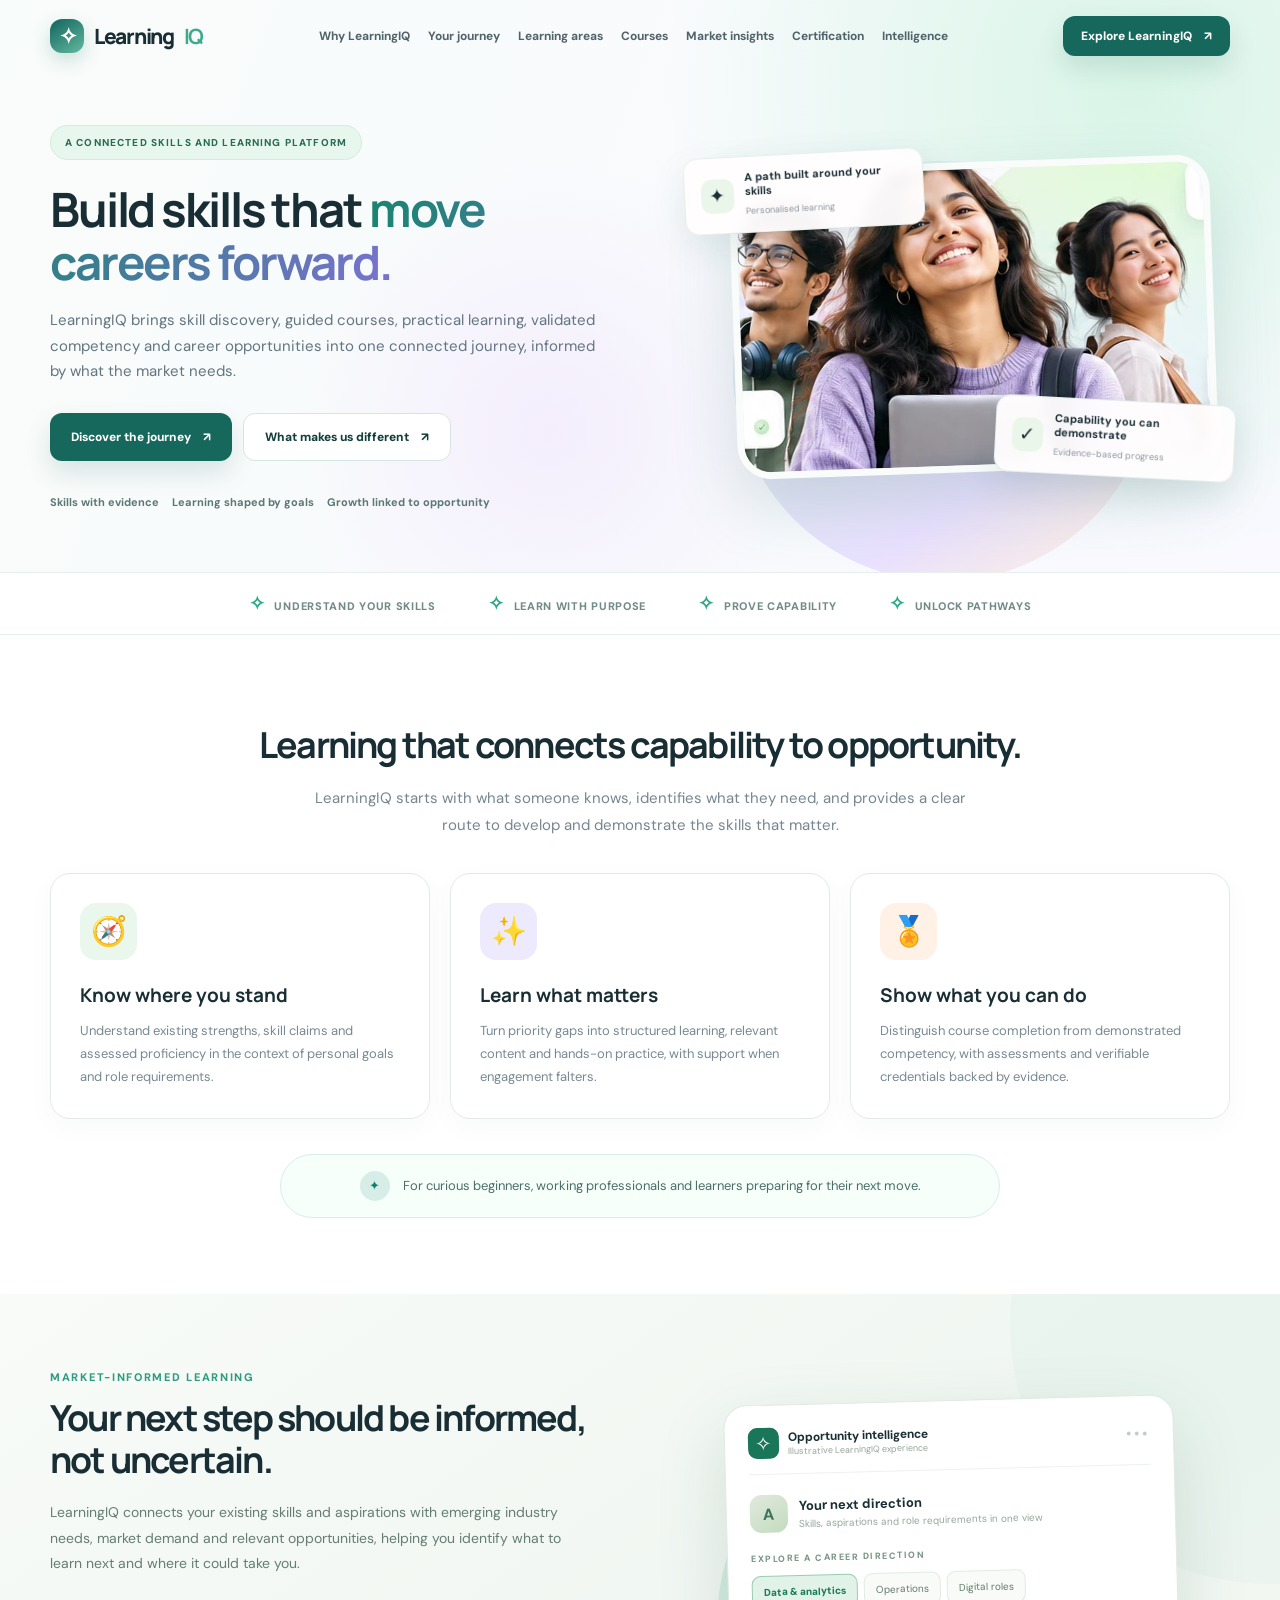
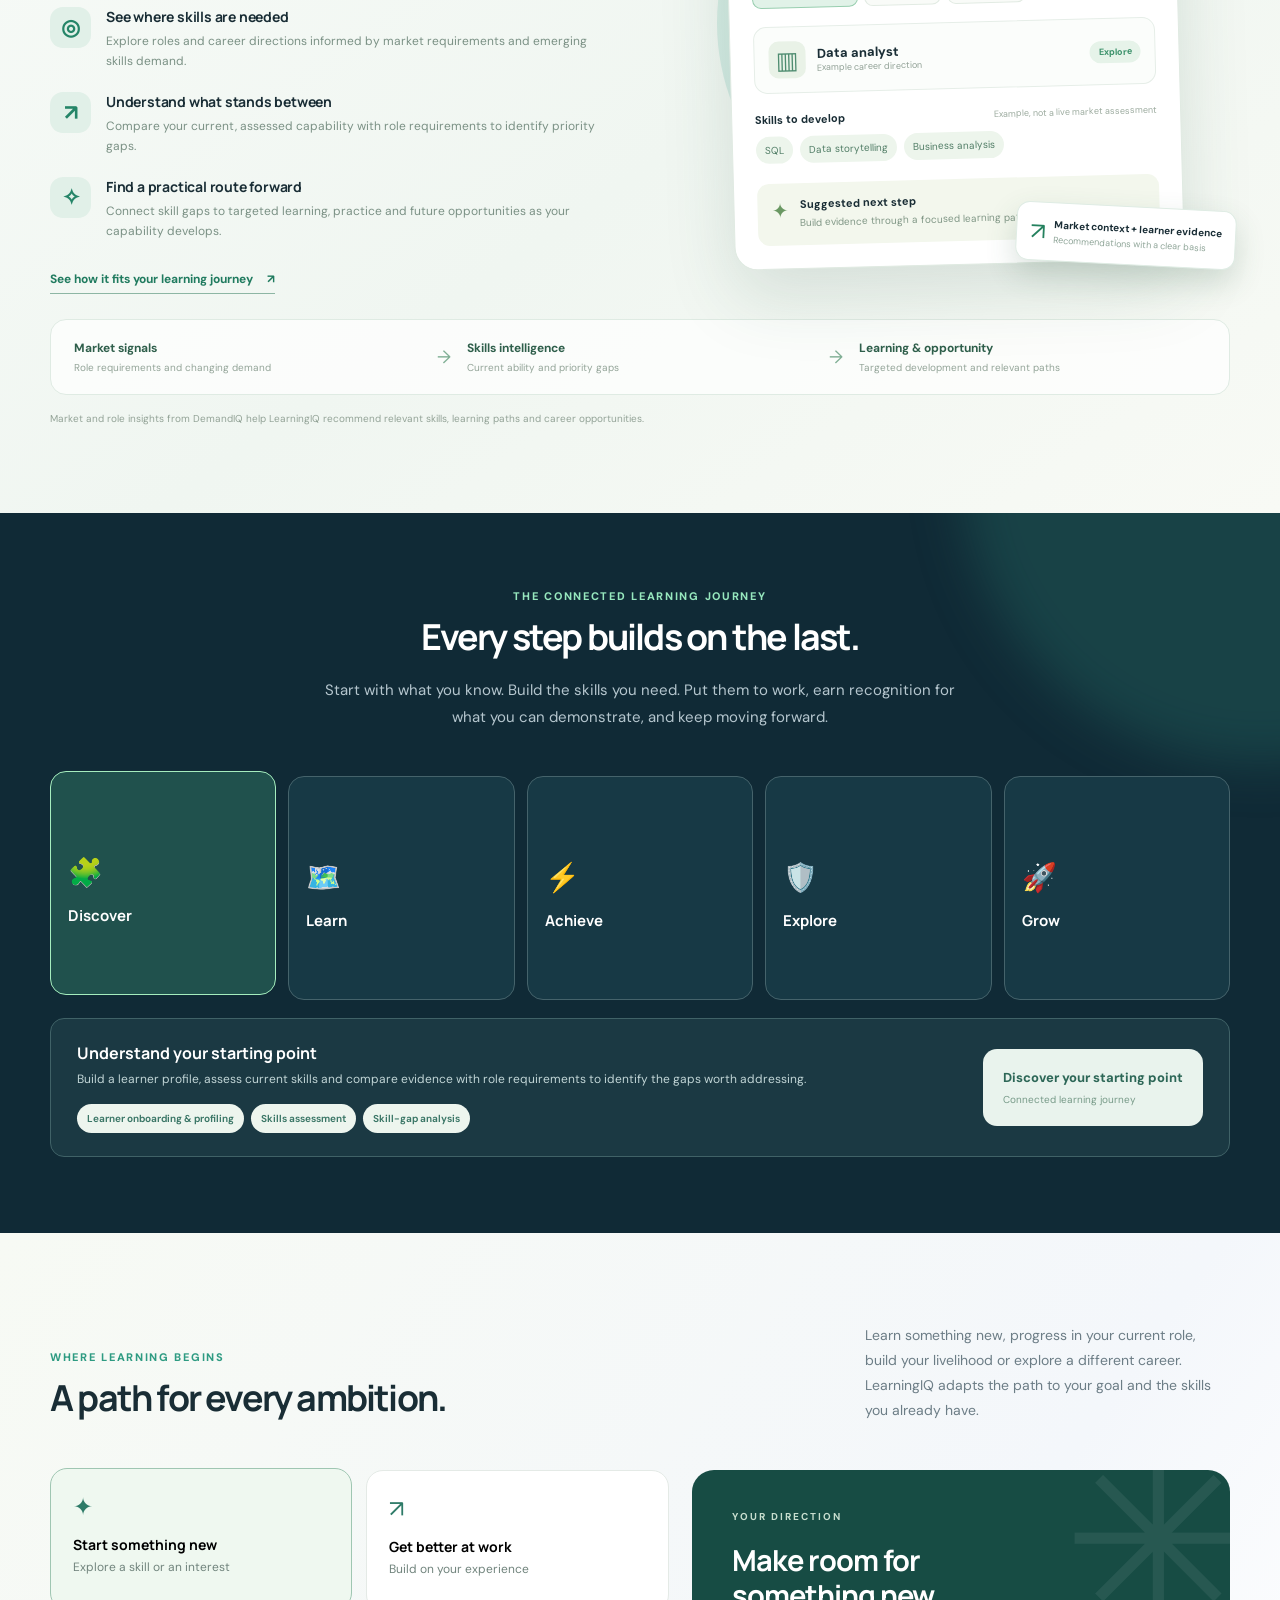
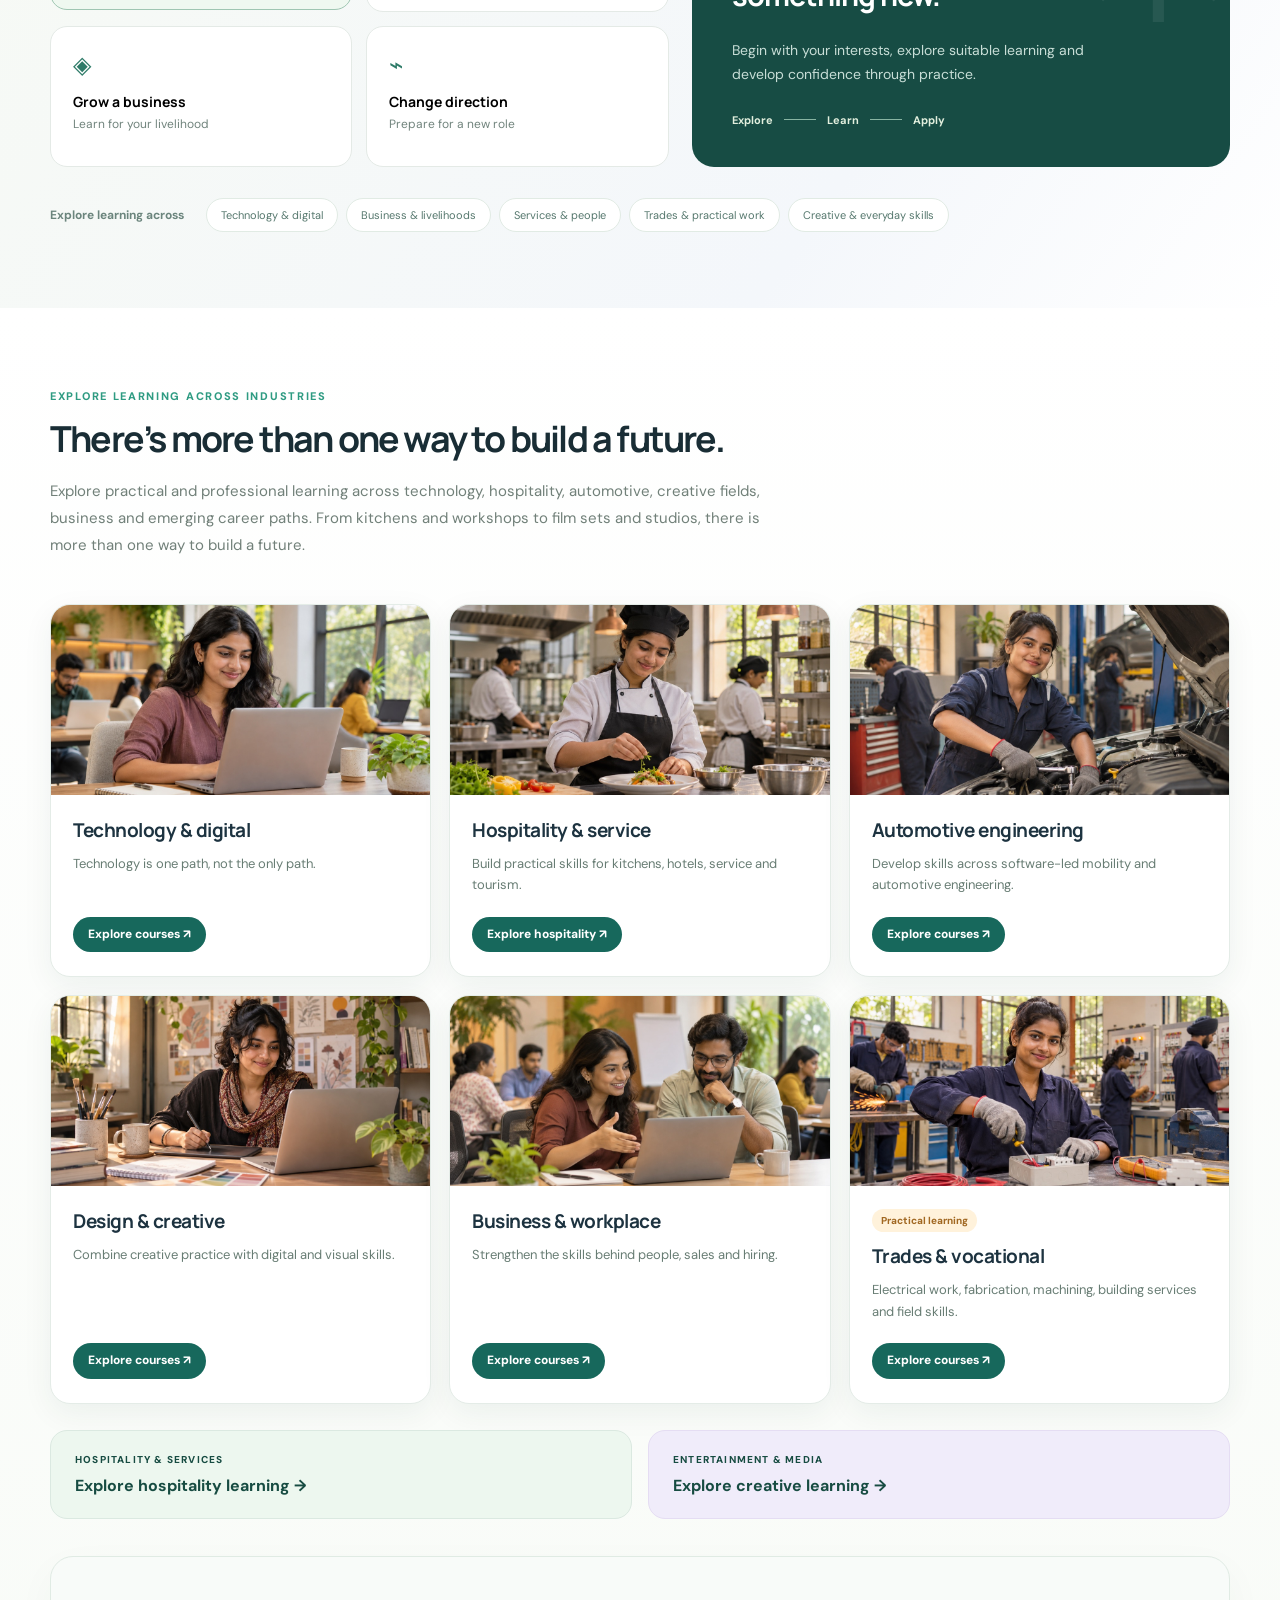
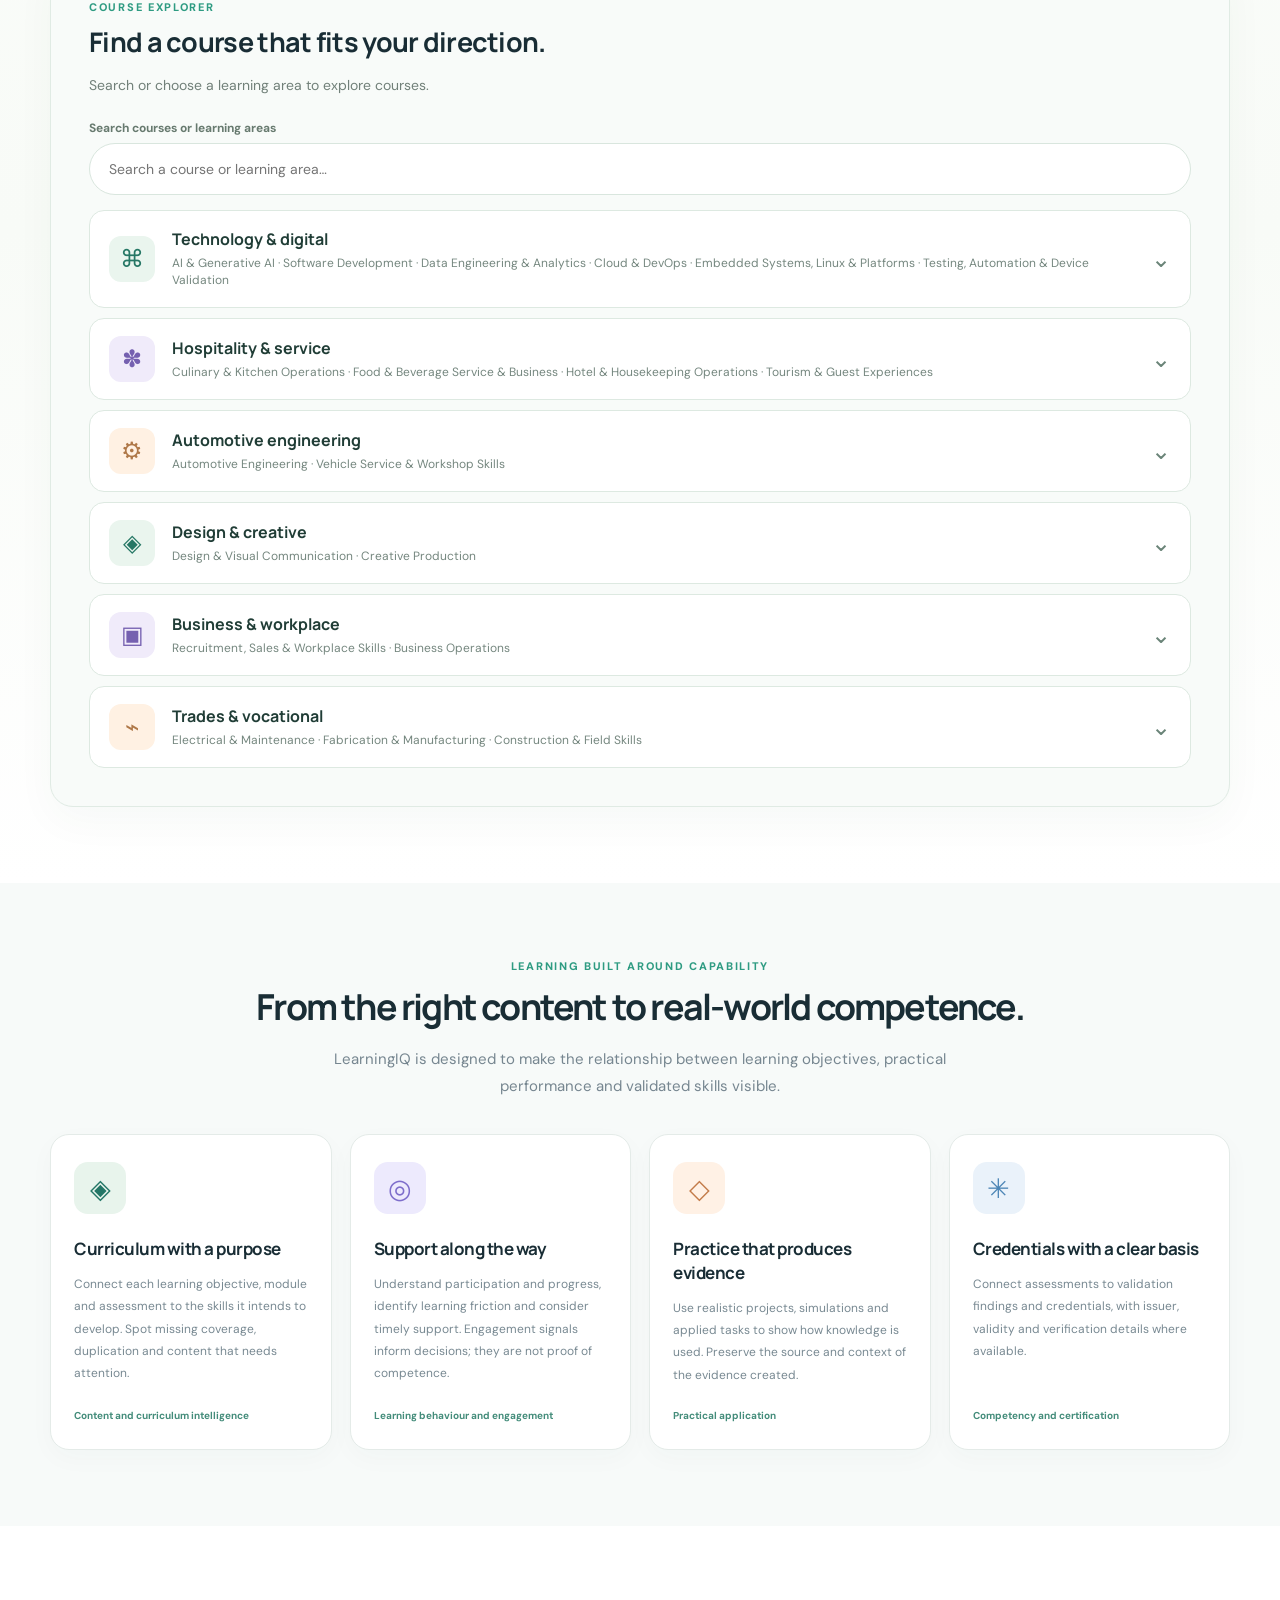
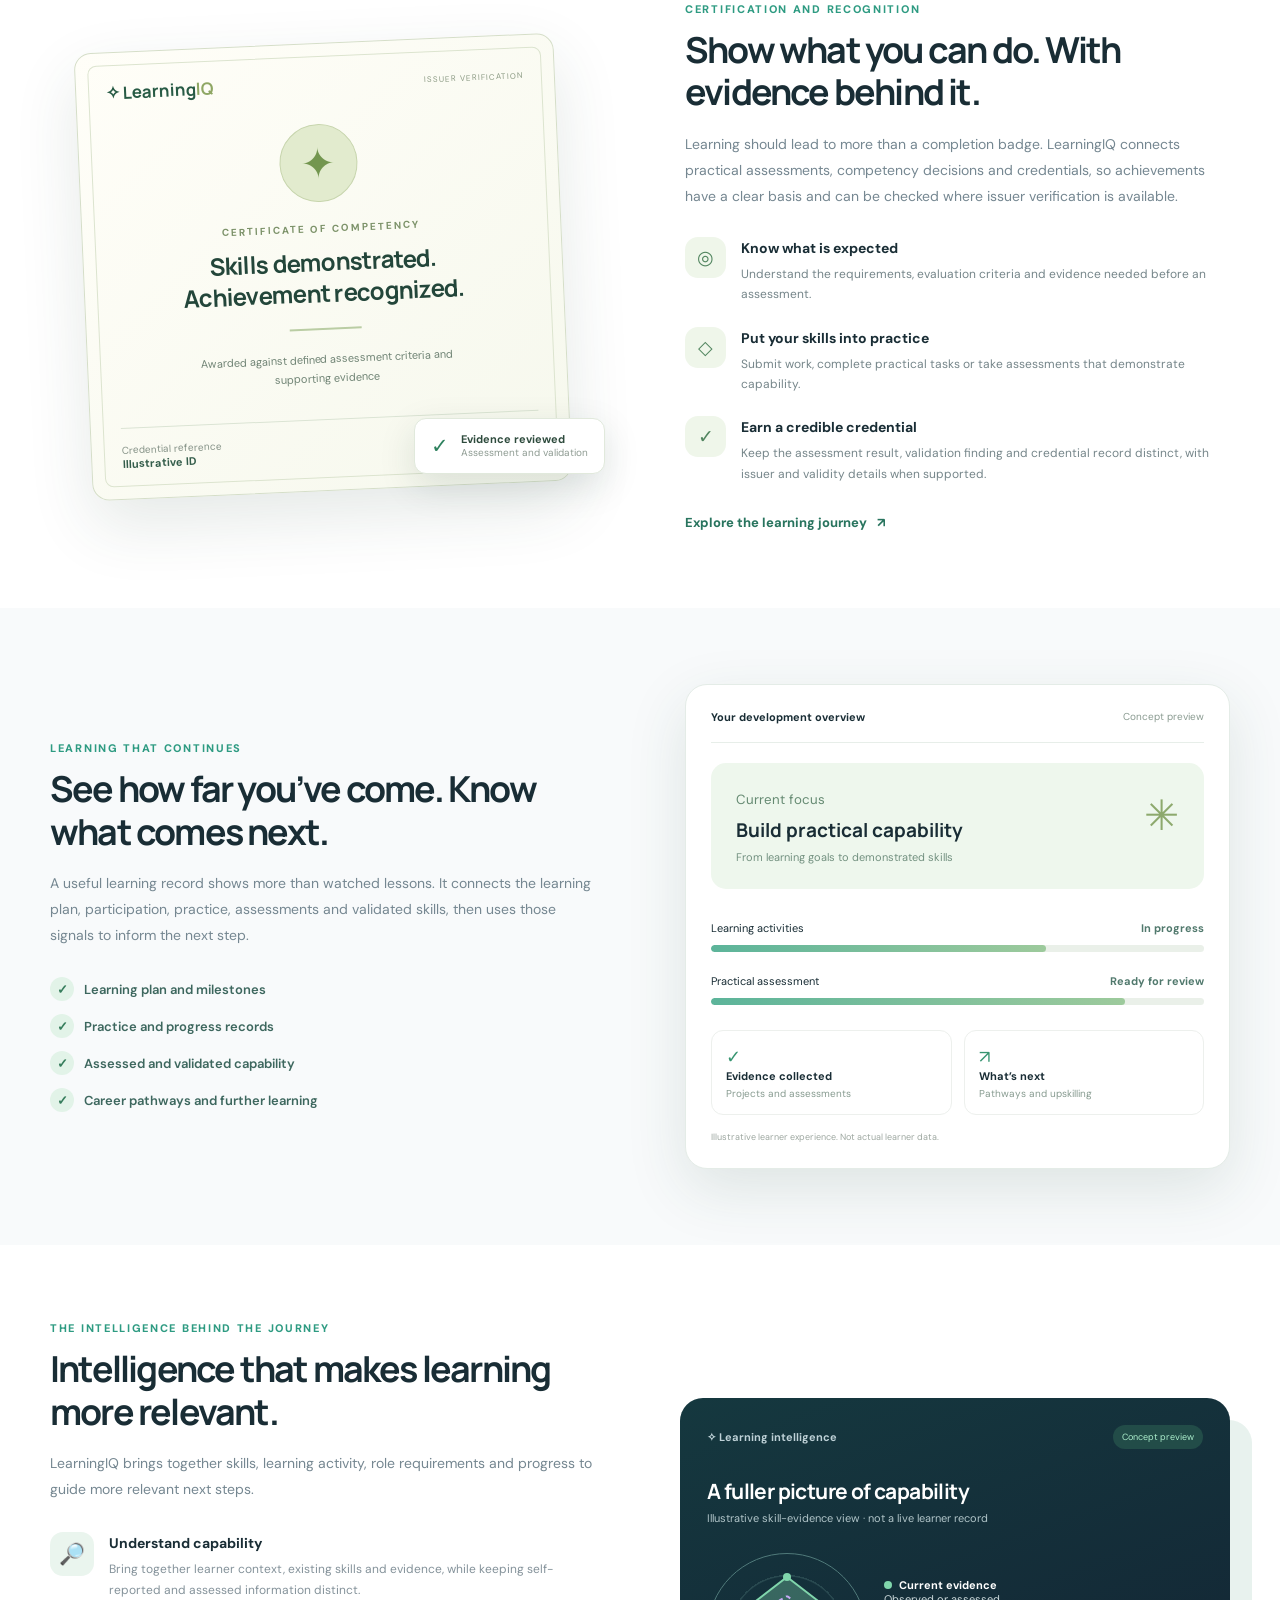
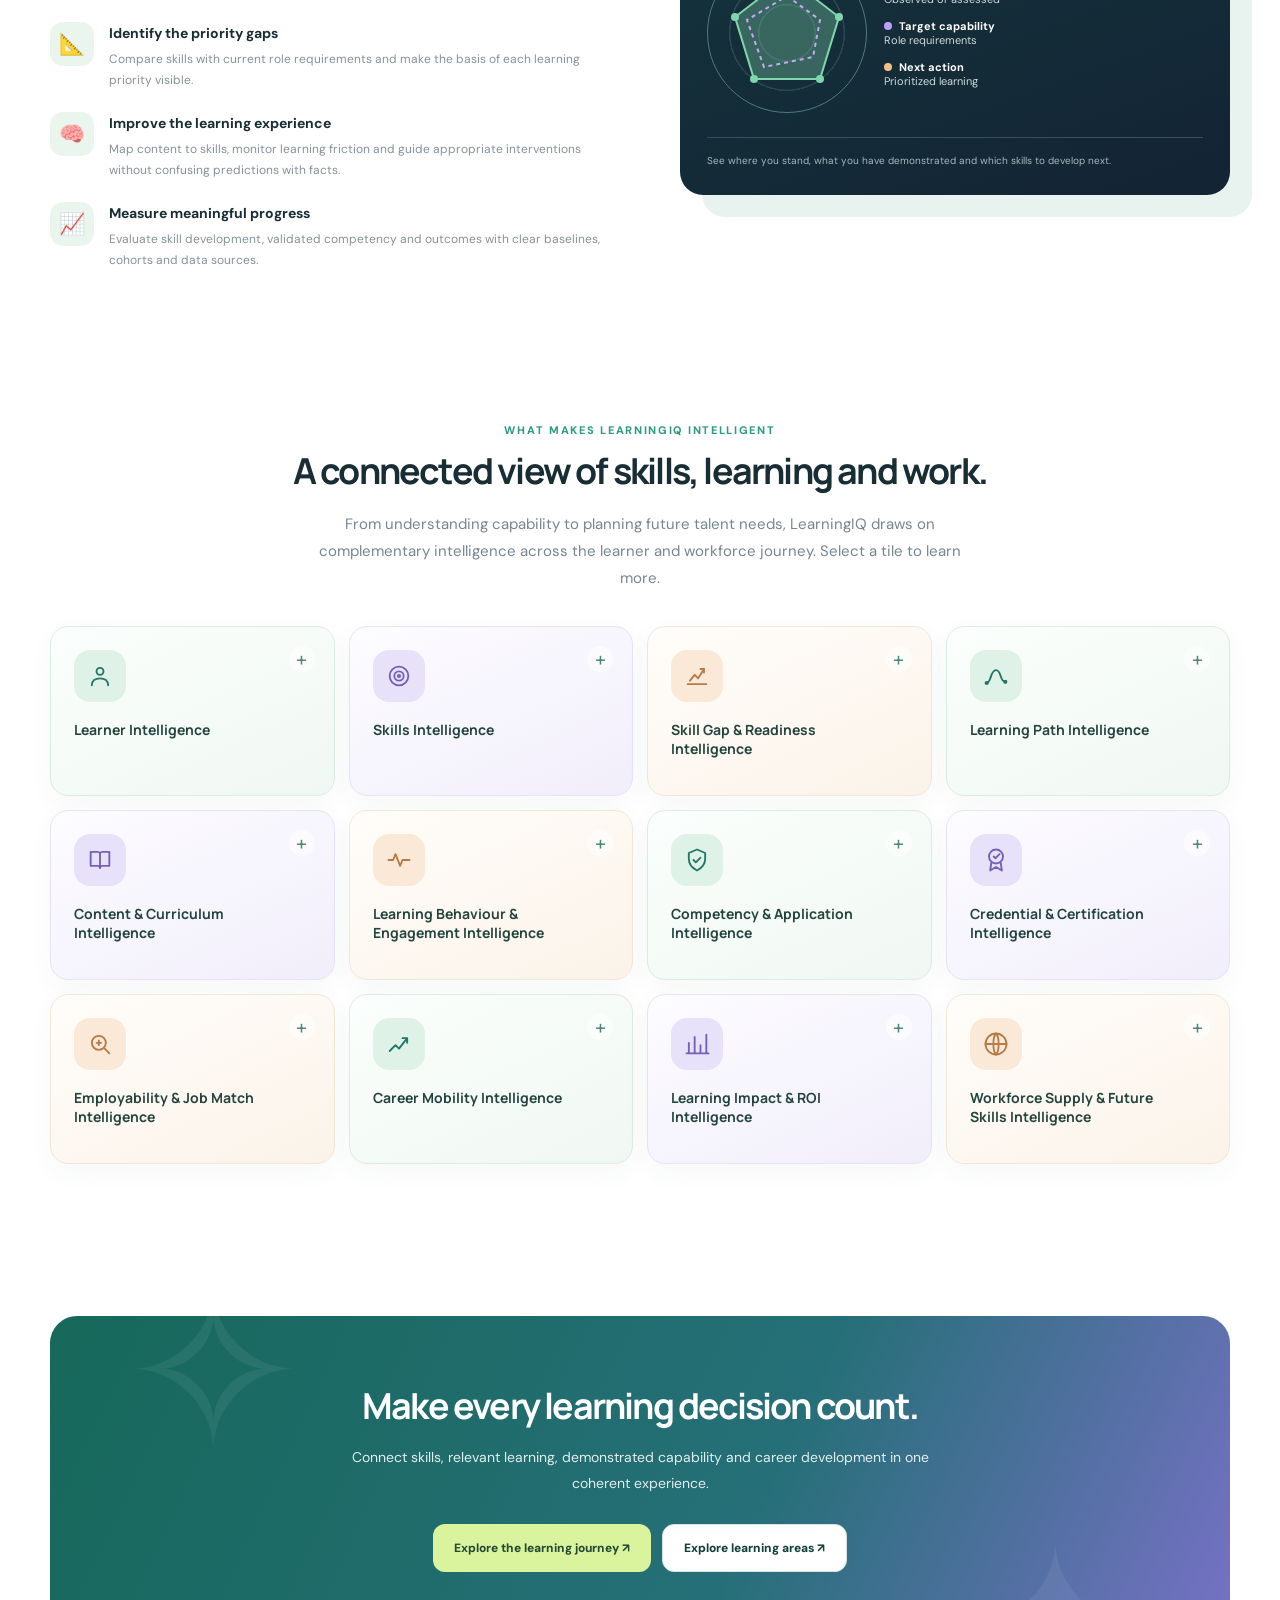
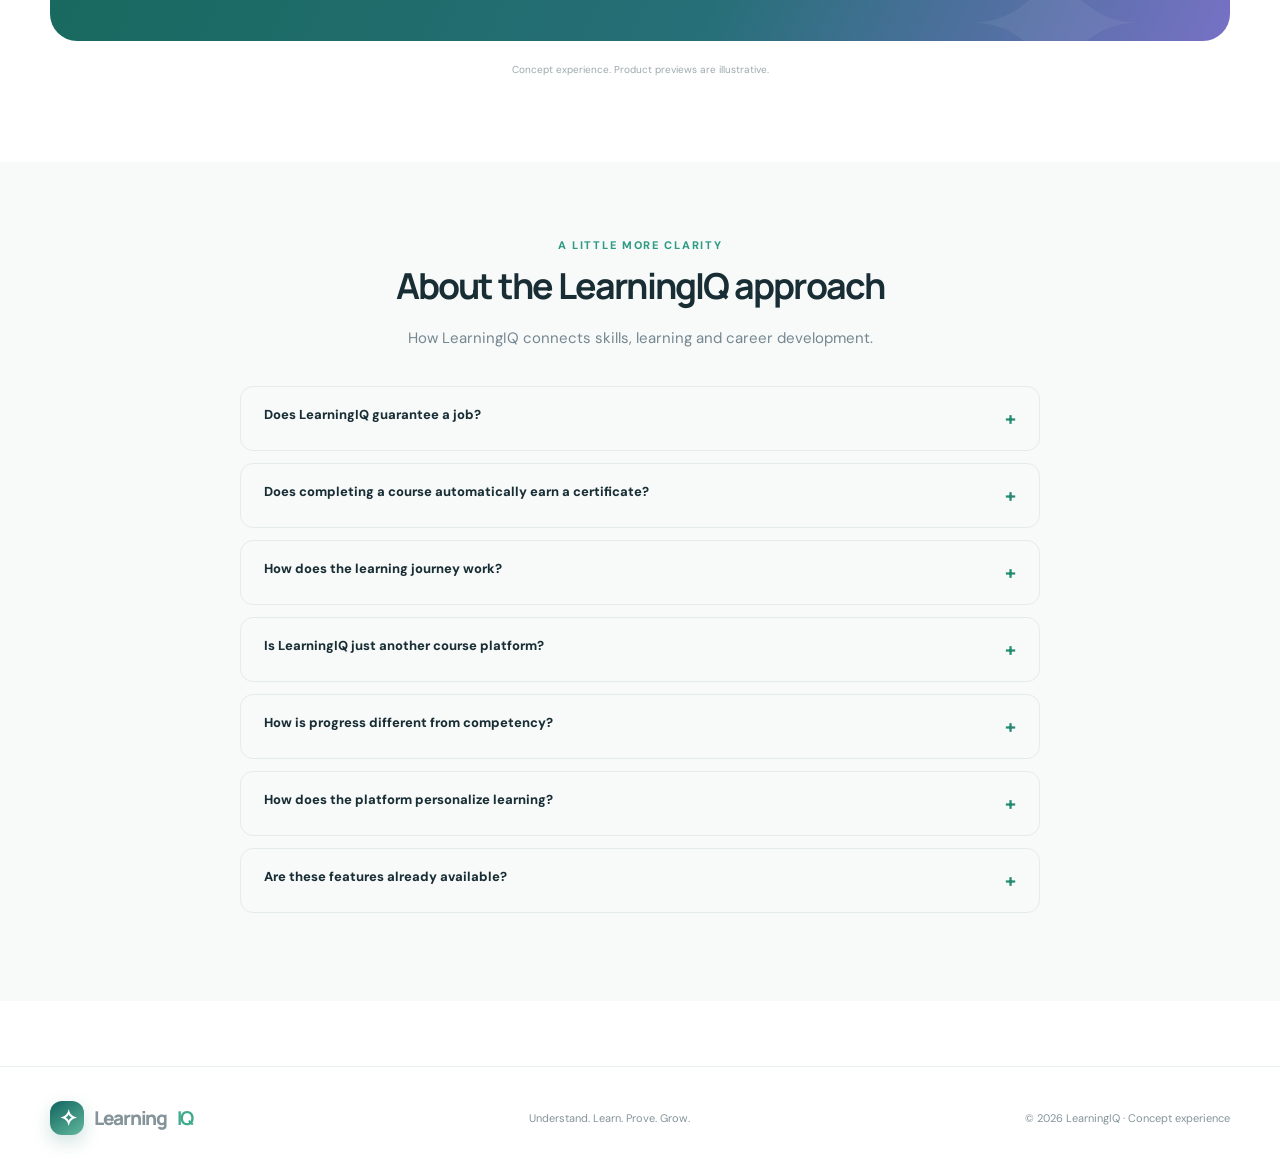
<file: index.html>
<!DOCTYPE html>

<html lang="en"><head><meta charset="utf-8"/><meta content="width=device-width,initial-scale=1" name="viewport"/><meta content="#123c38" name="theme-color"/><meta content="LearningIQ connects courses, skills assessment, practice, validated credentials and market-informed opportunities in a single learner journey." name="description"/><title>LearningIQ | Skills, Learning &amp; Career Growth</title><link href="https://fonts.googleapis.com" rel="preconnect"/><link crossorigin="" href="https://fonts.gstatic.com" rel="preconnect"/><link href="https://fonts.googleapis.com/css2?family=DM+Sans:wght@400;500;600;700&amp;family=Manrope:wght@400;500;600;700;800&amp;display=swap" rel="stylesheet"/><style>
:root{--ink:#192d35;--deep:#123e3b;--green:#17685c;--mint:#e2f4e9;--lime:#d5f28b;--purple:#7861d7;--orange:#ef9f69;--muted:#6c7d86;--line:#e5ebec;--paper:#f7faf9}*{box-sizing:border-box}html{scroll-behavior:smooth}body{margin:0;background:white;color:var(--ink);font-family:'DM Sans',sans-serif}h1,h2,h3,h4,.brand{font-family:Manrope,sans-serif}a{text-decoration:none;color:inherit}button{font:inherit;cursor:pointer}button:focus-visible,a:focus-visible{outline:3px solid #9dd9a7;outline-offset:4px}.wrap{width:min(1170px,calc(100% - 52px));margin:auto}.nav{height:84px;display:flex;justify-content:space-between;align-items:center;gap:20px}.brand{display:flex;align-items:center;gap:10px;font-size:24px;font-weight:800;letter-spacing:-1.3px}.brand-mark{width:38px;height:38px;border-radius:12px;background:linear-gradient(145deg,#11645e,#63b99f);color:white;display:grid;place-items:center;font-size:22px;box-shadow:0 7px 18px #277d6d37}.brand b{color:#3eaa8d}.navlinks{display:flex;align-items:center;gap:27px;color:#51636a;font-size:12px;font-weight:700}.navlinks a:hover{color:var(--green)}.btn{display:inline-flex;align-items:center;justify-content:center;gap:12px;border:0;border-radius:12px;background:var(--green);color:white;font-weight:800;font-size:12px;padding:15px 21px;transition:transform .2s,box-shadow .2s;box-shadow:0 12px 26px #165f5024}.btn:hover{transform:translateY(-2px);box-shadow:0 16px 32px #165f5035}.btn.alt{background:#fff;color:var(--deep);border:1px solid #d7e5e0;box-shadow:none}.btn.light{background:#d9f49d;color:#244a34;box-shadow:none}.btn.small{padding:12px 18px}.mobile-toggle{display:none}.hero{background:radial-gradient(circle at 89% 15%,#d9f5e7 0,transparent 38%),radial-gradient(circle at 43% 75%,#f4eefc 0,transparent 31%),linear-gradient(110deg,#f8fcfa,#f9f9ff);overflow:hidden}.hero-inner{min-height:625px;display:grid;grid-template-columns:1.06fr .94fr;align-items:center;gap:45px;padding:52px 0 75px}.eyebrow{display:inline-flex;align-items:center;gap:9px;border-radius:100px;background:#e8f7ed;color:#286b56;font-size:10px;font-weight:800;letter-spacing:1.15px;text-transform:uppercase;padding:10px 14px;border:1px solid #d3ecdc}.spark{font-size:15px}.hero h1{font-size:clamp(43px,4.6vw,66px);letter-spacing:-3.3px;line-height:1.13;margin:23px 0 19px}.gradient{background:linear-gradient(110deg,#18846e,#7a72cf);-webkit-background-clip:text;background-clip:text;color:transparent}.hero .lead{font-size:16px;line-height:1.85;color:#627581;max-width:560px;margin-bottom:28px}.buttons{display:flex;gap:11px;flex-wrap:wrap}.hero-tags{display:flex;gap:13px;flex-wrap:wrap;margin-top:34px;color:#5b7774;font-size:11px;font-weight:700}.hero-tags span{display:flex;gap:6px;align-items:center}.hero-tags b{color:#2b9d80}.hero-art{height:493px;position:relative}.art-blob{position:absolute;border-radius:50%;background:linear-gradient(135deg,#c8eadd,#e4def9);width:415px;height:415px;top:40px;left:25px}.art-blob.two{width:130px;height:130px;background:#e5f5cd;right:0;top:-10px;left:auto}.mock-card{position:absolute;left:11%;top:13%;width:76%;padding:21px;background:#fff;border:1px solid #dcece8;border-radius:22px;box-shadow:0 30px 75px #1b5b5c24;transform:rotate(-3deg)}.mock-top{display:flex;justify-content:space-between;align-items:center;padding-bottom:15px;border-bottom:1px solid #eef0f2;font-size:12px}.status{font-size:9px;font-weight:800;color:#188b60;background:#ddf6e9;border-radius:20px;padding:6px 9px}.mock-title{font-size:18px;font-weight:800;letter-spacing:-.7px;margin:21px 0 6px}.mock-desc{font-size:10px;color:#839299;margin-bottom:18px}.skill{display:flex;align-items:center;gap:10px;margin:13px 0}.skill strong{font-size:11px;min-width:102px}.track{background:#e9eeed;flex:1;border-radius:10px;height:8px;overflow:hidden}.track i{display:block;height:100%;border-radius:10px;background:linear-gradient(90deg,#4bba9b,#9bdcc6)}.skill small{font-size:9px;color:#82969b;width:30px;text-align:right}.path-preview{margin-top:20px;border-radius:13px;background:#f2f8f5;padding:13px 12px;display:flex;gap:7px;align-items:center}.path-preview span{font-size:9px;border-radius:6px;background:white;padding:8px 9px;font-weight:800;color:#3a756b}.path-preview i{font-style:normal;color:#9caeaa}.float{position:absolute;z-index:2;display:flex;align-items:center;gap:11px;padding:13px 16px;background:white;border:1px solid #e5eeee;border-radius:14px;box-shadow:0 13px 35px #2255551a}.float.one{top:47px;left:0;transform:rotate(5deg)}.float.two{right:-8px;bottom:41px;transform:rotate(4deg)}.float-icon{width:34px;height:34px;background:#eaf6e9;border-radius:10px;display:grid;place-items:center;font-size:19px}.float strong{display:block;font-size:11px}.float small{font-size:9px;color:#88969b}.ribbon{background:#fff;border-block:1px solid #e6efeb}.ribbon .wrap{display:flex;align-items:center;justify-content:center;flex-wrap:wrap;gap:18px 52px;padding:23px 0;font-size:11px;font-weight:800;letter-spacing:.7px;text-transform:uppercase;color:#718b85}.ribbon span:before{content:'✧';font-size:19px;color:#31a98b;margin-right:9px}.section{padding:100px 0}.soft{background:#f7faf9}.kicker{font-size:11px;text-transform:uppercase;letter-spacing:1.7px;font-weight:800;color:#2e9b82}.center{text-align:center}.section h2{font-size:clamp(30px,3.2vw,45px);letter-spacing:-1.8px;line-height:1.19;margin:13px 0 18px}.sub{max-width:655px;color:#768690;font-size:15px;line-height:1.8;margin:0 auto 43px}.three{display:grid;grid-template-columns:repeat(3,1fr);gap:20px}.value-card{padding:29px;border:1px solid #e2ebea;border-radius:20px;background:white;box-shadow:0 7px 28px #243f4308}.value-icon{height:57px;width:57px;display:grid;place-items:center;font-size:29px;background:#e9f7ed;border-radius:16px;margin-bottom:22px}.value-card:nth-child(2) .value-icon{background:#eeeafd}.value-card:nth-child(3) .value-icon{background:#fff1e6}.value-card h3{font-size:19px;margin:0 0 11px}.value-card p{font-size:13px;line-height:1.8;color:#788992;margin:0}.journey{background:#102a36;color:white;overflow:hidden;position:relative}.journey:before{content:'';position:absolute;border-radius:50%;width:600px;height:600px;right:-280px;top:-350px;background:#276c6260;filter:blur(25px)}.journey .kicker{color:#97e8be}.journey .sub{color:#b5c6ce}.journey h2{color:white}.stage-grid{display:grid;grid-template-columns:repeat(5,1fr);gap:12px;margin-top:45px}.stage{border:1px solid #45636b;background:#173945;border-radius:16px;padding:22px 17px;position:relative;min-height:224px;text-align:left;color:#fff;transition:transform .2s,background .2s,border .2s}.stage:hover,.stage.active{transform:translateY(-5px);border-color:#a5edbe;background:#20514d}.stage-n{font-size:10px;font-weight:800;color:#a7d2c5;letter-spacing:1px}.stage-icon{font-size:28px;margin:15px 0}.stage h3{font-size:15px;line-height:1.35;margin:0 0 10px}.stage p{font-size:11px;line-height:1.6;color:#c1d0d6;margin:0}.stage-detail{margin-top:18px;padding:23px 26px;border-radius:14px;border:1px solid #406267;background:#1b3943;display:flex;justify-content:space-between;align-items:center;gap:20px}.stage-detail strong{font-family:Manrope;font-size:16px}.stage-detail p{font-size:12px;color:#c1d5d6;margin:6px 0 0;line-height:1.65}.stage-detail .stage-pill{white-space:nowrap;font-size:10px;color:#baf4cf;border:1px solid #5a877c;border-radius:100px;padding:9px 12px}.feature-split{display:grid;grid-template-columns:1fr 1fr;gap:80px;align-items:center}.feature-intro{color:#758791;font-size:14px;line-height:1.85}.feature-list{margin-top:29px;display:grid;gap:21px}.feature-item{display:flex;gap:15px}.fi{display:grid;place-items:center;border-radius:13px;background:#eaf5ee;width:44px;height:44px;flex-shrink:0;font-size:21px}.feature-item strong{font-size:14px}.feature-item p{font-size:12px;line-height:1.75;color:#84929a;margin:6px 0 0}.intelligence-preview{background:linear-gradient(160deg,#15383f,#132333);border-radius:23px;padding:27px;color:white;box-shadow:22px 22px 0 #e8f2ee}.preview-top{display:flex;justify-content:space-between;align-items:center;font-size:11px;color:#bed1d7}.preview-top span{background:#224c48;border-radius:20px;padding:6px 9px;color:#adf0cd;font-size:9px}.preview-title{font-size:21px;margin:28px 0 6px;letter-spacing:-.6px}.preview-sub{font-size:11px;color:#b1c5c9}.radar{display:flex;gap:17px;align-items:center;margin:28px 0 24px}.radar-ring{width:160px;height:160px;border-radius:50%;border:1px solid #507a7a;position:relative;display:grid;place-items:center;flex-shrink:0;background:repeating-radial-gradient(circle,#ffffff00 0,#ffffff00 27px,#507a7a55 28px,#507a7a55 29px)}.radar-ring svg{height:140px;width:140px}.radar-legend{display:grid;gap:13px;font-size:11px;color:#ccd9db}.radar-legend b{color:white}.radar-legend i{display:inline-block;width:8px;height:8px;background:#80d6ac;border-radius:50%;margin-right:7px}.radar-legend div:nth-child(2) i{background:#bc9fff}.radar-legend div:nth-child(3) i{background:#f3c087}.preview-note{font-size:10px;color:#a4b9c0;padding-top:15px;border-top:1px solid #36515c;line-height:1.5}.audience{display:grid;grid-template-columns:repeat(3,1fr);gap:21px}.aud-card{border-radius:20px;padding:32px;min-height:294px;background:#e9f6ed;border:1px solid #d8ebdd}.aud-card:nth-child(2){background:#f0ebff;border-color:#e3dcfb}.aud-card:nth-child(3){background:#fff1e6;border-color:#f3e2d1}.aud-icon{font-size:34px;margin-bottom:21px}.aud-card h3{font-size:20px;margin:0 0 12px}.aud-card p{font-size:13px;line-height:1.75;color:#60757c;margin:0 0 20px}.aud-card .aud-footer{font-weight:800;color:#226d61;font-size:12px}.intel-grid{display:grid;grid-template-columns:repeat(4,1fr);gap:14px}.intel{padding:19px;background:white;border:1px solid #e4edec;border-radius:15px;min-height:150px}.intel .num{color:#27a186;font-size:10px;font-weight:800;letter-spacing:1px}.intel .symbol{font-size:25px;margin:11px 0}.intel h3{font-size:12px;margin:0 0 6px;line-height:1.4}.intel p{font-size:10px;color:#86959c;margin:0;line-height:1.6}.bottom-cta{padding:69px 30px;background:linear-gradient(115deg,#16685a,#266f78 60%,#7771c5);border-radius:27px;text-align:center;color:white;position:relative;overflow:hidden}.bottom-cta:before{content:'✧';position:absolute;left:6%;top:-85px;font-size:220px;color:#ffffff10}.bottom-cta:after{content:'✦';position:absolute;right:7%;bottom:-130px;font-size:220px;color:#ffffff10}.bottom-cta h2{color:white;position:relative;font-size:clamp(31px,4vw,48px);margin:0 0 18px}.bottom-cta p{color:#e2eeed;font-size:14px;max-width:590px;margin:0 auto 28px;line-height:1.8;position:relative}.bottom-cta .buttons{justify-content:center;position:relative}.faq{max-width:800px;margin:0 auto}.faq details{padding:19px 23px;border:1px solid #e3ece8;border-radius:13px;margin-bottom:12px}.faq summary{font-weight:800;font-size:13px;cursor:pointer;list-style:none;display:flex;justify-content:space-between;gap:12px}.faq summary:after{content:'+';font-size:19px;color:#258b72}.faq details[open] summary:after{content:'−'}.faq p{font-size:12px;color:#73878f;line-height:1.8;margin:13px 0 0}footer{border-top:1px solid #e8eeec;padding:34px 0;margin-top:65px}.footer{display:flex;gap:22px;align-items:center;justify-content:space-between;color:#84949a;font-size:11px}.footer .brand{font-size:19px}.note{font-size:10px;text-align:center;color:#9ca9ab;margin-top:22px}.toast{position:fixed;bottom:20px;right:20px;z-index:50;max-width:360px;padding:17px 20px;background:#183c3a;color:white;border-radius:13px;box-shadow:0 17px 50px #132d3c35;font-size:12px;display:none}.reveal{animation:fadein .35s ease}@keyframes fadein{from{opacity:.5;transform:translateY(5px)}to{opacity:1;transform:none}}@media(max-width:990px){.hero-inner{grid-template-columns:1fr;gap:8px;padding-top:55px}.hero-art{max-width:580px;width:100%;margin:auto}.stage-grid{grid-template-columns:repeat(3,1fr)}.feature-split{grid-template-columns:1fr;gap:46px}.intelligence-preview{max-width:530px}.intel-grid{grid-template-columns:repeat(3,1fr)}.navlinks{gap:14px}}@media(max-width:650px){.wrap{width:min(100% - 38px,1170px)}.nav{height:73px}.navlinks{display:none}.mobile-toggle{display:block;background:none;border:0;font-size:20px;color:#28594e}.navlinks.open{display:flex;position:absolute;top:70px;left:0;right:0;background:white;padding:23px;z-index:20;flex-direction:column;box-shadow:0 15px 35px #153b3b21}.nav>.btn{margin-left:auto;padding:10px 12px;font-size:10px}.brand{font-size:20px}.brand-mark{height:32px;width:32px}.hero-inner{padding:43px 0 25px;min-height:0}.hero h1{letter-spacing:-2px;font-size:43px}.hero .lead{font-size:14px}.hero-art{height:354px}.art-blob{width:310px;height:310px;left:20px;top:35px}.mock-card{width:77%;padding:15px;left:11%;top:14%}.mock-title{margin:15px 0 6px;font-size:14px}.skill{margin:10px 0}.skill strong{min-width:82px;font-size:9px}.path-preview{margin-top:10px;padding:8px}.path-preview span{font-size:7px;padding:6px}.float.one{top:18px}.float.two{bottom:8px;right:0}.float{padding:9px}.float strong{font-size:9px}.float small{font-size:8px}.section{padding:69px 0}.section h2{letter-spacing:-1.1px}.three,.audience{grid-template-columns:1fr}.stage-grid{grid-template-columns:repeat(2,1fr)}.stage{min-height:210px;padding:17px 13px}.stage-detail{display:block}.stage-pill{display:inline-block;margin-top:13px}.intel-grid{grid-template-columns:repeat(2,1fr)}.intelligence-preview{padding:20px;box-shadow:12px 12px 0 #e8f2ee}.radar{gap:10px}.radar-ring{width:125px;height:125px}.radar-ring svg{width:120px;height:120px}.radar-legend{font-size:9px}.footer{flex-direction:column;text-align:center}.ribbon .wrap{gap:10px 16px;font-size:9px}.bottom-cta{padding:54px 21px}}@media(prefers-reduced-motion:reduce){*,*:before,*:after{animation:none!important;scroll-behavior:auto!important;transition:none!important}}

.experience-grid{display:grid;grid-template-columns:repeat(4,minmax(0,1fr));gap:18px}.exp-card{background:white;border:1px solid #e4ebe8;border-radius:19px;padding:27px 23px;display:flex;flex-direction:column;min-height:310px;box-shadow:0 8px 27px #25463c07}.exp-icon{width:52px;height:52px;border-radius:14px;background:#e8f4ec;color:#237666;display:grid;place-items:center;font-size:27px;margin-bottom:23px}.exp-card:nth-child(2) .exp-icon{background:#edeafd;color:#7e6ecb}.exp-card:nth-child(3) .exp-icon{background:#fff1e5;color:#c37b49}.exp-card:nth-child(4) .exp-icon{background:#eaf2fa;color:#4d86b6}.exp-card h3{font-size:17px;letter-spacing:-.5px;margin:0 0 12px;line-height:1.4}.exp-card p{font-size:12px;line-height:1.85;color:#788992;margin:0 0 23px}.exp-card span{margin-top:auto;color:#438c7a;font-size:10px;font-weight:700}.outcome-layout{display:grid;grid-template-columns:1fr .85fr;gap:95px;align-items:center}.proof-list{margin-top:35px;display:grid;gap:20px}.proof-list>div{padding-left:18px;border-left:3px solid #7acaac}.proof-list strong{font-size:14px}.proof-list p{color:#7a8a91;font-size:12px;line-height:1.75;margin:5px 0 0}.outcome-panel{background:#112f38;border-radius:24px;padding:36px;color:#fff;box-shadow:22px 22px 0 #edf4f1}.outcome-label{font-size:10px;letter-spacing:1.6px;color:#9fdabc;font-weight:800}.outcome-panel h3{font-size:23px;margin:13px 0 22px}.outcome-step{border:1px solid #42646a;border-radius:12px;padding:13px 16px;background:#20414a}.outcome-step span{display:block;color:#a2dec0;font-size:10px;margin-bottom:5px}.outcome-step b{font-size:12px;font-weight:600}.outcome-arrow{text-align:center;color:#7fd0af;margin:5px 0}.outcome-panel small{display:block;color:#b7c9c9;font-size:10px;line-height:1.7;margin-top:20px}.intel .num{display:none}@media(max-width:950px){.experience-grid{grid-template-columns:repeat(2,minmax(0,1fr))}.outcome-layout{grid-template-columns:1fr;gap:50px}}@media(max-width:580px){.experience-grid{grid-template-columns:1fr}.exp-card{min-height:auto}.outcome-panel{padding:23px}.outcome-layout{gap:30px}}

/* Refined narrative sections inspired by the original learner experience */
.split-head{display:flex;align-items:end;justify-content:space-between;gap:60px;margin-bottom:33px}.split-head>div{max-width:570px}.split-head>p{max-width:365px;color:var(--muted);line-height:1.8;font-size:14px}.directions-section{background:linear-gradient(125deg,#f7faf4,#f4f7fb 70%,#fff)}.ambition-layout{display:grid;grid-template-columns:1.07fr .93fr;gap:23px}.ambition-grid{display:grid;grid-template-columns:1fr 1fr;gap:14px}.ambition{min-height:139px;display:flex;flex-direction:column;align-items:flex-start;text-align:left;padding:22px;background:white;border:1px solid #e4eae6;border-radius:17px;gap:5px;cursor:pointer;transition:.2s}.ambition:hover,.ambition.active{background:#eff8f0;border-color:#9fc6b2;transform:translateY(-2px)}.ambition .amb-icon{color:#2e7b68;font-size:24px;line-height:1.3;margin-bottom:7px}.ambition strong{font:700 14px Manrope,sans-serif}.ambition small{font-size:12px;color:#71847d}.ambition-preview{background:#174c44;color:#fff;border-radius:22px;padding:40px;display:flex;flex-direction:column;justify-content:center;min-height:290px;position:relative;overflow:hidden}.ambition-preview:after{content:'✳';position:absolute;right:-25px;top:-76px;font-size:230px;color:#ffffff12;pointer-events:none}.preview-kicker{font-size:10px;letter-spacing:2px;color:#c8decf;font-weight:700}.ambition-preview h3{font-size:29px;line-height:1.2;letter-spacing:-1px;max-width:320px;margin:20px 0 12px}.ambition-preview p{max-width:370px;color:#c8ded7;font-size:14px;line-height:1.7}.preview-path{display:flex;align-items:center;gap:11px;margin-top:12px;color:#e2efde;font-size:11px;font-weight:700}.preview-path i{height:1px;width:32px;background:#88b4a2}.field-bar{display:flex;gap:22px;align-items:center;margin-top:31px}.field-bar>span{font-size:12px;color:#6b857d;font-weight:700;white-space:nowrap}.field-tags{display:flex;gap:8px;flex-wrap:wrap}.field-tags span{font-size:11px;background:white;border:1px solid #e1ebe4;border-radius:40px;padding:9px 14px;color:#56786e}.certification-section{background:white;overflow:hidden}.cert-layout{display:grid;grid-template-columns:1fr 1fr;gap:90px;align-items:center}.cert-art{min-height:490px;position:relative;display:flex;align-items:center;justify-content:center}.cert-glow{position:absolute;width:420px;height:420px;border-radius:50%;background:radial-gradient(circle,#dbe9d7,#eff6f0 65%,transparent 72%)}.certificate-preview{position:relative;width:88%;min-height:410px;padding:28px 30px;border:1px solid #d5dec8;border-radius:17px;background:linear-gradient(140deg,#fffef8,#f6f8ed);box-shadow:0 25px 65px #294d3b1f;text-align:center;transform:rotate(-2.5deg)}.certificate-preview:before{content:'';position:absolute;inset:12px;border:1px solid #dce4cf;border-radius:9px;pointer-events:none}.cert-top{display:flex;align-items:center;justify-content:space-between;gap:12px}.cert-brand{font:700 17px Manrope,sans-serif;color:#285b45}.cert-brand strong{color:#8fa764}.cert-verification{font-size:8px;letter-spacing:1px;color:#8b9a83}.cert-seal{width:78px;height:78px;border-radius:50%;background:#e2ebce;border:1px solid #c7d5ad;margin:29px auto 20px;display:grid;place-items:center;color:#73964f;font-size:42px}.cert-overline{font-size:10px!important;letter-spacing:2px;color:#7c9269!important;font-weight:700}.certificate-preview h3{font-size:24px;line-height:1.3;letter-spacing:-.7px;color:#23463a;margin:11px 0 15px}.cert-rule{width:72px;height:2px;background:#bacda4;margin:20px auto}.certificate-preview .cert-detail{font-size:11px;max-width:280px;margin:auto;color:#708475;line-height:1.7}.cert-bottom{display:flex;justify-content:space-between;text-align:left;margin-top:31px;padding-top:15px;border-top:1px solid #dbe4d4;font-size:10px;color:#859287}.cert-bottom strong{font-size:11px;color:#345d4b}.cert-float{position:absolute;right:-10px;bottom:38px;background:white;border:1px solid #e1e9dc;border-radius:12px;padding:13px 16px;box-shadow:0 12px 36px #153b3220;color:#2e815e;display:flex;gap:12px;align-items:center;font-size:21px}.cert-float strong{display:block;font-size:11px;color:#2e4b3d}.cert-float small{display:block;font-size:10px;color:#8e9b92}.cert-copy h2{max-width:550px}.cert-points{display:grid;gap:22px;margin:27px 0}.cert-points>div{display:flex;gap:15px}.cert-point-icon{flex-shrink:0;width:41px;height:41px;background:#eff6ea;color:#51855f;display:grid;place-items:center;border-radius:13px;font-size:19px}.cert-points strong{font-size:14px}.cert-points p{font-size:12px;color:#76868a;line-height:1.7;margin:6px 0 0}.cert-link{font-size:13px;font-weight:750;color:#28745e}.cert-link span{margin-left:7px}.stage-grid{gap:12px}.stage{transition:transform .2s,border-color .2s}.stage:hover{transform:translateY(-3px)}.stage h3{margin:5px 0 0}.stage-detail{align-items:center;gap:30px}.phase-chips{display:flex;gap:7px;flex-wrap:wrap;margin-top:14px}.phase-chips span{padding:8px 10px;border-radius:25px;background:#edf5ee;color:#3a7666;font-weight:650;font-size:10px}.stage-side-mark{background:#e9f3ed;padding:20px;border-radius:14px;min-width:185px;color:#2d6757;font-size:13px;font-weight:750}.stage-side-mark span{display:block;color:#779a88;font-size:10px;font-weight:400;margin-top:7px}.growth-section{background:#f8fafb}.growth-layout{display:grid;grid-template-columns:1fr 1fr;gap:90px;align-items:center}.growth-list{display:grid;gap:13px;margin-top:28px}.growth-list span{display:flex;gap:10px;align-items:center;font-size:13px;color:#3d675e;font-weight:600}.growth-list span:before{content:'✓';width:24px;height:24px;border-radius:50%;display:grid;place-items:center;background:#e2f3e8;color:#367d5c}.growth-widget{border:1px solid #e4ece7;background:white;box-shadow:0 20px 60px #244e4220;padding:25px;border-radius:22px}.widget-top,.track-row,.widget-footer{display:flex;justify-content:space-between;gap:12px}.widget-top{font-size:11px;border-bottom:1px solid #e7eee9;padding-bottom:18px}.widget-top span{color:#8a9b91;font-size:10px}.widget-hero{background:#eef7ed;border-radius:15px;padding:25px;margin:20px 0;display:flex;justify-content:space-between}.widget-hero small{color:#658a72}.widget-hero h3{font-size:19px;margin:8px 0 7px}.widget-hero p{font-size:11px;color:#739180;margin:0}.widget-icon{font-size:42px;color:#8da96d}.widget-track{display:grid;gap:10px}.track-row{font-size:11px;margin-top:12px}.track-row strong{color:#51796d}.track-line{height:7px;background:#eaf0e9;border-radius:10px;overflow:hidden}.track-line i{display:block;height:100%;background:linear-gradient(90deg,#5cb49a,#9dca9c);border-radius:10px}.widget-footer{margin-top:25px;gap:12px}.widget-footer>div{flex:1;border:1px solid #edf0ed;border-radius:12px;padding:14px}.widget-footer span{display:block;color:#379571;font-size:18px}.widget-footer strong,.widget-footer small{display:block;font-size:11px}.widget-footer small{color:#879b90;margin-top:4px;font-size:10px}.mock-disclaimer{display:block;color:#9da7a0;margin-top:16px;font-size:9px}
@media(max-width:900px){.cert-layout,.growth-layout{grid-template-columns:1fr;gap:28px}.cert-art{order:2;max-width:600px;width:100%;margin:auto}.split-head{display:block}.ambition-layout{grid-template-columns:1fr}.field-bar{display:block}.field-tags{margin-top:12px}}@media(max-width:600px){.ambition-grid{gap:9px}.ambition{min-height:130px;padding:15px}.ambition strong{font-size:12px}.ambition small{font-size:10px}.ambition-preview{padding:26px;min-height:230px}.cert-art{min-height:405px}.cert-glow{width:330px;height:330px}.certificate-preview{width:96%;padding:20px 19px;min-height:365px}.certificate-preview h3{font-size:19px}.cert-seal{margin:20px auto 10px}.cert-float{right:0;bottom:3px}.stage-side-mark{display:none}.field-tags span{font-size:10px}.growth-widget{padding:16px}}


/* Market-informed pathways: editorial product feature */
.demand-section{background:linear-gradient(145deg,#f8fbf8 0%,#f0f6f1 54%,#f8faf5 100%);position:relative;overflow:hidden}
.demand-section:before{content:'';position:absolute;width:520px;height:520px;right:-250px;top:-230px;border-radius:50%;background:#d7ede345;pointer-events:none}
.demand-layout{display:grid;grid-template-columns:1fr 1fr;gap:76px;align-items:center}
.demand-copy h2{font-size:clamp(32px,3.4vw,47px);letter-spacing:-1.8px;line-height:1.18;margin:13px 0 19px}
.demand-accent{color:#2e9474}.demand-intro{max-width:540px;line-height:1.8;color:#657d73;font-size:14px}
.demand-benefits{display:grid;gap:20px;margin:31px 0 26px}.demand-benefit{display:flex;gap:15px;align-items:flex-start}.demand-benefit-icon{width:41px;height:41px;border-radius:13px;background:#e1f0e8;color:#258568;display:grid;place-items:center;flex-shrink:0;font-weight:700;font-size:22px}
.demand-benefit h3{font-size:14px;margin:0 0 5px;letter-spacing:-.2px}.demand-benefit p{font-size:12px;line-height:1.7;margin:0;color:#7b9185}.demand-link{display:inline-flex;align-items:center;gap:14px;color:#207b5f;font-weight:700;font-size:12px;border-bottom:1px solid #8db6a4;padding:0 0 6px}.demand-link:hover{color:#105d46}
.demand-showcase{position:relative;min-height:510px;display:flex;align-items:center;justify-content:center}.demand-ambient{position:absolute;width:440px;height:440px;border-radius:50%;background:radial-gradient(circle at 40% 35%,#dcf1e5,#d1e8e2 65%,#edf5ed);left:7%;top:5%}
.demand-window{position:relative;z-index:1;width:min(450px,94%);background:#fff;border:1px solid #e0eae2;border-radius:23px;box-shadow:0 26px 70px #2a574126;padding:22px 23px 23px;transform:rotate(-1.5deg)}
.demand-window-head{display:flex;align-items:center;gap:9px;border-bottom:1px solid #edf1ed;padding-bottom:15px}.demand-window-mark{display:grid;place-items:center;background:#1a7659;color:#fff;border-radius:9px;width:31px;height:31px;font-size:20px}.demand-window-head strong,.demand-window-head small,.demand-person strong,.demand-person small,.demand-role strong,.demand-role small{display:block}.demand-window-head strong{font-size:12px}.demand-window-head small{font-size:9px;color:#95a69b}.demand-window-dots{margin-left:auto;color:#bccfc2;letter-spacing:2px}
.demand-person{display:flex;align-items:center;gap:11px;margin:20px 0}.demand-avatar{height:38px;width:38px;background:linear-gradient(145deg,#e2e9dd,#c2dcbf);color:#3d765d;border-radius:12px;display:grid;place-items:center;font-weight:800}.demand-person strong{font-size:13px}.demand-person small{font-size:10px;color:#96a89d;margin-top:3px}
.demand-label{font-weight:800;font-size:9px;letter-spacing:1.5px;color:#789584;margin-bottom:11px}.demand-tabs{display:flex;flex-wrap:wrap;gap:6px;margin-bottom:18px}.demand-tabs button{font-size:10px;padding:9px 11px;border:1px solid #e2ebe3;border-radius:9px;background:#f9fbf8;color:#647c6d;cursor:pointer}.demand-tabs button:hover{background:#edf7ef}.demand-tabs button.active{background:#e1f2e8;border-color:#98ceaf;color:#1b7a56;font-weight:800}
.demand-role{display:flex;align-items:center;gap:11px;border:1px solid #e6eee8;background:#fbfdfb;border-radius:13px;padding:14px}.demand-role-icon{width:37px;height:37px;background:#e9f2e7;border-radius:10px;color:#4e8c70;display:grid;place-items:center;font-size:24px}.demand-role strong{font-size:13px}.demand-role small{font-size:9px;color:#91a196}.demand-match{margin-left:auto;background:#e6f3e9;color:#3b916a;padding:5px 9px;border-radius:20px;font-size:9px;font-weight:700}
.demand-gap-header{display:flex;justify-content:space-between;gap:10px;align-items:center;margin:19px 0 10px;flex-wrap:wrap}.demand-gap-header strong{font-size:11px}.demand-gap-header small{color:#9cab9f;font-size:9px}.demand-skills{display:flex;flex-wrap:wrap;gap:7px}.demand-skills span{font-size:10px;color:#527e67;background:#edf5ec;padding:7px 9px;border-radius:20px}.demand-next{display:flex;gap:11px;align-items:flex-start;margin-top:20px;padding:14px;background:#f3f7ed;border-radius:12px}.demand-next>span{color:#6a9863;font-size:20px}.demand-next strong{font-size:11px;display:block}.demand-next small{font-size:10px;color:#809786;line-height:1.6;display:block;margin-top:4px}
.demand-float{position:absolute;z-index:2;right:-1%;bottom:22px;background:#fff;border:1px solid #dfece4;box-shadow:0 13px 30px #345f4430;border-radius:13px;padding:13px;display:flex;align-items:center;gap:9px;transform:rotate(3deg)}.demand-float>span{color:#24815e;font-size:24px}.demand-float strong,.demand-float small{display:block}.demand-float strong{font-size:10px}.demand-float small{font-size:9px;color:#8fa598;margin-top:3px}
.demand-bottom{display:flex;align-items:center;justify-content:space-between;gap:16px;border:1px solid #dfebe3;background:#ffffffb8;border-radius:16px;padding:20px 23px;margin-top:25px}.demand-bottom>span:not(.demand-bottom-arrow){flex:1}.demand-bottom b,.demand-bottom small{display:block}.demand-bottom b{font-size:12px;color:#2f5f4b}.demand-bottom small{font-size:10px;color:#93a498;margin-top:5px}.demand-bottom-arrow{color:#80af95;font-size:18px}.demand-footnote{font-size:10px!important;color:#93a397!important;line-height:1.7!important;margin-top:15px!important}
@media(max-width:900px){.demand-layout{grid-template-columns:1fr;gap:30px}.demand-showcase{max-width:580px;width:100%;margin:auto}.demand-bottom{gap:10px}}
@media(max-width:600px){.demand-layout{gap:18px}.demand-showcase{min-height:475px}.demand-window{width:96%;padding:16px;transform:none}.demand-ambient{width:310px;height:310px;left:4%}.demand-float{right:0;bottom:0;transform:none;padding:10px}.demand-bottom{flex-direction:column;align-items:stretch}.demand-bottom-arrow{transform:rotate(90deg);align-self:center}.demand-copy h2{letter-spacing:-1.3px}}
@media(prefers-reduced-motion:reduce){.demand-window,.demand-float{transform:none}}

/* Human-centered visual treatment; all images embedded for offline sharing. */
.hero-art{isolation:isolate}
.hero-art .art-blob{left:7%;top:44px;width:420px;height:420px;background:linear-gradient(145deg,#d9f4e7 2%,#e9e1ff 70%,#fff1db)}
.learner-photo{position:absolute;left:7%;right:3%;top:78px;height:345px;border-radius:34px;overflow:hidden;border:7px solid #ffffffc7;box-shadow:0 28px 65px #316d642d;transform:rotate(-2deg);background:#e6f2e9}
.learner-photo img{width:100%;height:100%;object-fit:cover;object-position:center 45%;display:block}
.hero-art .human-float{z-index:5;background:#fffdfef5;backdrop-filter:blur(6px);max-width:240px}
.hero-art .float.one{left:-2%;top:36px;transform:rotate(-3deg)}
.hero-art .float.two{right:-1%;bottom:40px;transform:rotate(3deg)}
.people-note{margin:35px auto 0;display:flex;align-items:center;justify-content:center;gap:13px;max-width:720px;padding:16px 22px;border:1px solid #d9eee7;border-radius:100px;color:#4a6f66;font-size:13px;background:#f6fffa}
.people-note-icon{display:grid;place-items:center;border-radius:50%;width:30px;height:30px;background:#d7eee8;color:#167e70;flex:none}
@media(max-width:650px){.hero-art{height:350px}.hero-art .art-blob{left:5%;width:295px;height:295px}.learner-photo{left:4%;right:4%;top:55px;height:255px;border-width:5px;border-radius:23px}.hero-art .float.one{left:0;top:20px}.hero-art .float.two{right:0;bottom:3px}.hero-art .human-float{padding:10px;max-width:205px}.people-note{border-radius:18px;align-items:flex-start}}

/* Refined visual polish */
.course-family-card,.value-card,.exp-card{transition:transform .22s ease,box-shadow .22s ease}.course-family-card:hover,.value-card:hover,.exp-card:hover{transform:translateY(-4px);box-shadow:0 18px 40px #234a3e18}.course-explorer{box-shadow:0 18px 50px #234a3e0d}.hero h1{letter-spacing:-.045em}.course-family-grid{gap:20px}
</style><style>
/* Course catalogue and human-centred enrichment */
.course-universe{background:linear-gradient(180deg,#ffffff,#f8fbf7 70%,#fff)}
.course-head{display:flex;justify-content:space-between;align-items:end;gap:32px;margin-bottom:30px}.course-head>div:first-child{max-width:800px}.course-head h2{max-width:760px}.course-universe .course-intro{color:#718079;font-size:15px;line-height:1.8;max-width:740px}.course-meta{min-width:170px;border-left:1px solid #dbe9e1;padding-left:23px;display:grid;gap:3px}.course-meta strong{font:800 44px Manrope,sans-serif;color:#166b52;line-height:1}.course-meta span{font-size:12px;font-weight:700}.course-meta small{color:#7f8d86;font-size:11px}
.course-family-grid{display:grid;grid-template-columns:repeat(5,minmax(0,1fr));gap:14px}.course-family-card{border:1px solid #e4ece7;border-radius:18px;overflow:hidden;background:white;box-shadow:0 10px 28px #193f2b0b;display:flex;flex-direction:column;transition:transform .2s,box-shadow .2s}.course-family-card:hover{transform:translateY(-4px);box-shadow:0 18px 38px #193f2b14}.course-family-card img{width:100%;height:156px;object-fit:cover;object-position:center 40%;display:block}.family-card-body{padding:19px 15px 17px;display:flex;flex-direction:column;flex:1}.family-count{display:inline-block;align-self:flex-start;border-radius:30px;padding:5px 9px;font-size:10px;font-weight:800;background:#e9f2fa;color:#356399}.tone-teal .family-count{background:#e2f5ee;color:#19735e}.tone-amber .family-count{background:#fff2db;color:#a16822}.tone-pink .family-count{background:#fceaf2;color:#b2557e}.tone-purple .family-count{background:#f0eaff;color:#7656a8}.course-family-card h3{font-size:17px;line-height:1.25;letter-spacing:-.5px;margin:13px 0 8px;color:#1d3340}.course-family-card p{font-size:12px;line-height:1.65;color:#74817c;margin:0 0 17px;flex:1}.family-explore{border:0;background:none;color:#22745a;padding:0;text-align:left;font-weight:800;font-size:11px;cursor:pointer}.family-explore:hover{text-decoration:underline}
.course-explorer{margin-top:37px;border:1px solid #e3ebe6;background:#fff;border-radius:23px;padding:29px;box-shadow:0 14px 42px #1e4b3309}.explorer-header{display:flex;justify-content:space-between;align-items:center;gap:30px}.explorer-header h3{font-size:24px;letter-spacing:-.7px;margin:7px 0}.explorer-header p{font-size:13px;color:#718079;margin-bottom:0}.course-search-label{min-width:285px;font-size:11px;color:#677a6f;font-weight:700}.course-search-label span{display:block;margin-bottom:7px}.course-search-label input{padding:13px 14px;width:100%;border:1px solid #d9e6de;border-radius:12px;font:13px 'DM Sans',sans-serif;background:#fbfdfb;outline:none}.course-search-label input:focus{border-color:#398a68;box-shadow:0 0 0 3px #398a681b}.course-filters{display:flex;flex-wrap:wrap;gap:8px;margin:24px 0 15px}.course-filters button{border:1px solid #dfe9e2;background:#fff;color:#526a5e;border-radius:99px;padding:10px 14px;font:700 11px 'DM Sans',sans-serif;cursor:pointer}.course-filters button[aria-pressed=true]{background:#176e50;color:#fff;border-color:#176e50}.course-result-meta{font-size:11px!important;color:#829087!important;margin:0 0 12px!important}.course-results{display:grid;grid-template-columns:repeat(3,minmax(0,1fr));gap:9px}.course-result{border:1px solid #e8efe9;background:#f9fbf8;border-radius:12px;padding:13px 14px;display:flex;flex-direction:column;gap:5px;min-height:75px}.course-result strong{color:#24483a;font-size:12px;line-height:1.35;overflow-wrap:anywhere}.course-result span{color:#7d8d82;font-size:10px}.course-disclaimer{font-size:10px!important;color:#929e97!important;margin:18px 0 0!important}.course-growth{margin-top:24px;padding:25px 28px;display:flex;align-items:center;gap:22px;border:1px solid #e1e9e2;background:linear-gradient(115deg,#eff8f0,#f4f1ff);border-radius:22px}.growth-symbol{height:55px;width:55px;border-radius:16px;background:#fff;display:grid;place-items:center;font-size:32px;color:#397c5d;flex-shrink:0}.course-growth h3{font-size:20px;margin:5px 0 6px}.course-growth p{font-size:12px;color:#65776e;margin:0 0 9px;line-height:1.7}.planned-label{font-size:10px;font-weight:750;color:#688574}.human-accent-photo{width:100%;height:130px;object-fit:cover;border-radius:13px;margin-bottom:14px;display:block}
@media(max-width:1050px){.course-family-grid{grid-template-columns:repeat(3,1fr)}.course-results{grid-template-columns:repeat(2,1fr)}}
@media(max-width:650px){.course-head,.explorer-header{display:block}.course-meta{margin:20px 0;border-left:0;padding-left:0}.course-family-grid{grid-template-columns:repeat(2,minmax(0,1fr));gap:10px}.course-family-card img{height:117px}.family-card-body{padding:13px}.course-family-card h3{font-size:14px}.course-family-card p{font-size:11px}.course-explorer{padding:18px}.course-search-label{display:block;min-width:0;margin-top:18px}.course-results{grid-template-columns:1fr}.course-growth{padding:18px;align-items:flex-start}.growth-symbol{width:40px;height:40px;font-size:23px}.course-growth h3{font-size:17px}}
</style><style>
/* Expanded catalogue, designed to sit within the existing visual system */
.course-family-grid{grid-template-columns:repeat(4,minmax(0,1fr))}
.course-family-card{min-width:0}
.new-family-art{height:180px;display:flex;align-items:center;justify-content:center;position:relative;overflow:hidden;background:linear-gradient(135deg,#f2dcf0,#e4e9ff)}
.tone-amber .new-family-art{background:linear-gradient(130deg,#fff0d9,#d9e9e1)}
.new-family-art:before,.new-family-art:after{content:"";position:absolute;border:1px solid #ffffff7a;border-radius:50%;height:180px;width:180px;right:-55px;top:-55px}
.new-family-art:after{width:130px;height:130px;top:auto;bottom:-62px;left:-35px}
.new-family-art>span:first-child{font-size:76px;filter:drop-shadow(0 15px 13px #24134420)}
.new-family-art .art-hint{position:absolute;left:15px;bottom:13px;font-size:9px;letter-spacing:1.2px;color:#62537c;font-weight:800}
.proposed-family .family-count{background:#fff7e9;color:#92672c}
.industry-bridge{margin:26px 0 12px;border-radius:23px;background:linear-gradient(115deg,#f8f7ff,#f1f8f0);padding:29px 32px;display:grid;grid-template-columns:1.2fr 1fr;gap:36px;align-items:center;border:1px solid #ebe9f1}
.industry-bridge h3{font-size:24px;line-height:1.25;margin:6px 0 11px;letter-spacing:-.8px}
.industry-bridge p{font-size:13px;line-height:1.8;color:#68758a;margin:0}
.industry-bridge-points{display:grid;grid-template-columns:1fr 1fr;gap:10px}
.industry-bridge-points span{background:white;border:1px solid #e9e9ed;border-radius:11px;padding:14px 13px;font-size:12px;font-weight:700}
.course-result em{font-style:normal;font-size:9px;border-radius:15px;padding:4px 7px;background:#ecf4e7;color:#487645;display:inline-block;margin-left:auto}
.course-result em.proposed{background:#f9eef3;color:#a25e84}
@media(max-width:1050px){.course-family-grid{grid-template-columns:repeat(3,minmax(0,1fr))}}
@media(max-width:720px){.course-family-grid{grid-template-columns:repeat(2,minmax(0,1fr))}.industry-bridge{grid-template-columns:1fr;padding:24px}.industry-bridge-points{grid-template-columns:1fr 1fr}}
@media(max-width:480px){.course-family-grid{grid-template-columns:1fr}.new-family-art{height:175px}.industry-bridge-points{grid-template-columns:1fr}}
</style><style>
/* Balanced spacing and restrained scale */
.wrap{width:min(1180px,calc(100% - 64px))}
.nav{height:72px}.navlinks{gap:18px}.brand{font-size:21px}.brand-mark{width:34px;height:34px}
.hero-inner{min-height:500px;padding:42px 0 52px;gap:42px}.hero h1{font-size:clamp(38px,3.7vw,54px);line-height:1.12;letter-spacing:-.045em;max-width:570px}.hero .lead{font-size:15px;line-height:1.7}.hero-art{height:400px}.hero-art .learner-photo{height:310px;top:45px}.art-blob{width:350px;height:350px;top:25px}.float.one{top:28px}.float.two{bottom:20px}
.section{padding:76px 0}.section h2{font-size:clamp(29px,2.8vw,39px)}.sub{margin-bottom:34px}.ribbon .wrap{padding:18px 0}
.course-head{align-items:start}.course-family-grid{grid-template-columns:repeat(3,minmax(0,1fr));gap:16px}.course-family-card img,.new-family-art{height:150px}.family-card-body{padding:18px}.course-results{grid-template-columns:repeat(3,minmax(0,1fr))}.show-more{align-self:center;justify-self:start;margin-top:8px}
@media(max-width:990px){.hero-inner{grid-template-columns:1fr 1fr;gap:25px}.navlinks{display:none}.mobile-toggle{display:block}.navlinks.open{display:flex;position:absolute;top:70px;left:0;right:0;background:white;padding:23px;z-index:20;flex-direction:column;box-shadow:0 15px 35px #153b3b21}.hero-art{height:350px}.hero-art .learner-photo{height:255px}.course-family-grid{grid-template-columns:repeat(2,minmax(0,1fr))}}
@media(max-width:650px){.wrap{width:calc(100% - 36px)}.nav{height:68px}.hero-inner{grid-template-columns:1fr;padding:40px 0 28px}.hero h1{font-size:38px;letter-spacing:-.04em}.hero-art{height:300px}.hero-art .learner-photo{height:220px;top:45px}.art-blob{width:270px;height:270px}.section{padding:58px 0}.section h2{font-size:29px}.course-family-grid{grid-template-columns:1fr 1fr}.course-results{grid-template-columns:1fr}.course-family-card img,.new-family-art{height:120px}.family-card-body{padding:14px}}
@media(max-width:390px){.course-family-grid{grid-template-columns:1fr}.course-family-card img,.new-family-art{height:145px}}
</style><style>.industry-links{display:grid;grid-template-columns:1fr 1fr;gap:16px;margin:26px 0}.industry-links a{display:grid;gap:9px;padding:22px 24px;border:1px solid #dbe9e1;border-radius:17px;background:#edf7ef;color:#174c42}.industry-links a+ a{background:#f0ecfa;border-color:#e5ddf3}.industry-links span{font-size:10px;letter-spacing:.12em;font-weight:800}.industry-links strong{font-size:16px}.industry-links a:hover{box-shadow:0 10px 25px #153b3b18}@media(max-width:650px){.industry-links{grid-template-columns:1fr}}</style><style>
#domains .intel-grid{display:grid;grid-template-columns:repeat(4,minmax(0,1fr));gap:14px;align-items:start}
.intel-tile{min-width:0;border:1px solid #dcebe4;border-radius:18px;background:linear-gradient(155deg,#fbfefc,#f0f8f3);box-shadow:0 8px 26px #234a3e0b;overflow:hidden;transition:box-shadow .25s,border-color .25s,transform .25s}
.intel-tile:nth-child(3n+2){background:linear-gradient(155deg,#fdfcff,#f1eefb);border-color:#e8e2f4}.intel-tile:nth-child(3n){background:linear-gradient(155deg,#fffdfa,#fbf3e9);border-color:#f1e7d9}
.intel-tile:hover,.intel-tile[open]{border-color:#9dcfb9;box-shadow:0 14px 32px #234a3e17;transform:translateY(-2px)}
.intel-tile summary{cursor:pointer;list-style:none;padding:23px;min-height:168px;display:flex;flex-direction:column;align-items:flex-start;position:relative}.intel-tile summary::-webkit-details-marker{display:none}.intel-tile summary:focus-visible{outline:3px solid #58a889;outline-offset:-4px;border-radius:16px}
.intel-icon{width:52px;height:52px;border-radius:16px;display:grid;place-items:center;background:#dff2e8;color:#237766;margin-bottom:18px}.intel-tile:nth-child(3n+2) .intel-icon{background:#e7e1f9;color:#7560b9}.intel-tile:nth-child(3n) .intel-icon{background:#fae9d6;color:#b77b48}.intel-icon svg{width:28px;height:28px}.intel-title{font:700 14px/1.4 Manrope,sans-serif;max-width:90%;color:#24443e}.intel-toggle{position:absolute;right:19px;top:19px;width:26px;height:26px;display:grid;place-items:center;border-radius:50%;font-size:20px;line-height:1;color:#4b8573;background:#fff9;transition:transform .25s}.intel-tile[open] .intel-toggle{transform:rotate(45deg)}
.intel-reveal{padding:0 23px 22px;animation:intel-in .3s ease both}.intel-reveal p{margin:0;color:#5b716b;font-size:13px;line-height:1.65}@keyframes intel-in{from{opacity:0;transform:translateY(-8px)}to{opacity:1;transform:translateY(0)}}
@media(max-width:990px){#domains .intel-grid{grid-template-columns:repeat(3,minmax(0,1fr))}}@media(max-width:650px){#domains .intel-grid{grid-template-columns:repeat(2,minmax(0,1fr));gap:10px}.intel-tile summary{padding:18px;min-height:155px}.intel-reveal{padding:0 18px 18px}.intel-title{font-size:13px}.intel-icon{width:46px;height:46px}.intel-toggle{right:13px;top:13px}}@media(prefers-reduced-motion:reduce){.intel-tile,.intel-toggle{transition:none}.intel-tile:hover,.intel-tile[open]{transform:none}.intel-reveal{animation:none}}
</style><style>
/* Image-led learning cards and a simpler course explorer */
.course-family-grid{gap:18px}.course-family-card{border-radius:20px;background:#fff;box-shadow:0 9px 30px #173d3010}.course-family-card img{height:190px;object-fit:cover}.family-card-body{padding:23px 22px 24px}.course-family-card h3{font-size:19px;line-height:1.3;letter-spacing:-.5px;margin:0 0 10px}.course-family-card p{font-size:13px;line-height:1.65;color:#687d74}.family-explore{display:inline-flex;align-items:center;align-self:flex-start;padding:10px 15px!important;margin-top:4px;border:0;border-radius:100px;background:#17685c;color:#fff;font-size:12px;line-height:1.3;text-decoration:none}.family-explore:hover{background:#12574c;text-decoration:none}.course-family-card .family-count{margin-bottom:12px}.course-family-card:hover{transform:translateY(-3px)}
.course-explorer{background:#f8fbf9;border:1px solid #e0ebe4;padding:38px;border-radius:23px}.explorer-header h3{font-size:27px}.explorer-header p{font-size:14px;line-height:1.6}.course-search-label{display:block;max-width:none;margin:24px 0 15px;font-size:12px}.course-search-label input{background:#fff;border-radius:100px;padding:16px 19px;font-size:14px}.course-result-meta:empty{display:none}.course-accordion{display:grid;gap:10px}.course-row{border:1px solid #dde9e1;background:#fff;border-radius:15px;overflow:hidden}.course-row[open]{border-color:#a9cfba;box-shadow:0 10px 25px #234a3e0b}.course-row summary{display:flex;gap:17px;align-items:center;padding:17px 19px;cursor:pointer;list-style:none}.course-row summary::-webkit-details-marker{display:none}.course-row summary:focus-visible{outline:3px solid #65b496;outline-offset:-4px;border-radius:14px}.course-row-icon{display:grid;place-items:center;width:46px;height:46px;flex:none;border-radius:12px;background:#eaf5ee;color:#267765;font-size:24px}.course-row:nth-child(3n+2) .course-row-icon{background:#f0ebfa;color:#7560b0}.course-row:nth-child(3n) .course-row-icon{background:#fff1e3;color:#af7848}.course-row-heading{display:grid;gap:5px;min-width:0;flex:1}.course-row-heading strong{font:700 16px Manrope,sans-serif;color:#203d36}.course-row-heading small{font-size:12px;line-height:1.45;color:#75877f}.course-row-chevron{color:#6a8478;font-size:24px;transition:transform .2s}.course-row[open] .course-row-chevron{transform:rotate(180deg)}.course-row-content{padding:0 19px 20px 82px;animation:courseReveal .22s ease}.course-row-list{display:grid;grid-template-columns:repeat(2,minmax(0,1fr));gap:8px}.course-row-item{display:flex;justify-content:space-between;align-items:center;gap:12px;background:#f6faf7;border-radius:10px;padding:12px 13px;font-size:13px;color:#29483d}.course-row-item small{font-size:10px;white-space:nowrap;color:#58806a}.course-row-item small.concept{color:#997293}.course-row-link{display:inline-block;font-size:12px;font-weight:800;color:#17685c;margin-top:16px}.course-disclaimer{line-height:1.6}.course-result-meta{margin:0 0 12px;color:#657a6f}@keyframes courseReveal{from{opacity:0;transform:translateY(-5px)}to{opacity:1;transform:translateY(0)}}
@media(max-width:650px){.course-family-card img{height:145px}.family-card-body{padding:16px}.course-family-card h3{font-size:15px}.course-family-card p{font-size:12px}.family-explore{font-size:11px;padding:9px 12px!important}.course-explorer{padding:22px 17px}.explorer-header h3{font-size:23px}.course-row summary{padding:15px 13px;gap:12px}.course-row-icon{width:40px;height:40px}.course-row-heading strong{font-size:14px}.course-row-heading small{font-size:11px}.course-row-content{padding:0 13px 16px}.course-row-list{grid-template-columns:1fr}.course-row-item{font-size:12px}}
@media(prefers-reduced-motion:reduce){.course-row-content{animation:none}.course-row-chevron{transition:none}}
</style></head><body><header class="hero" id="top"><div class="wrap"><nav class="nav"><a class="brand" href="#top"><span class="brand-mark">✧</span>Learning<b>IQ</b></a><div class="navlinks" id="menu"><a href="#why">Why LearningIQ</a><a href="#journey">Your journey</a><a href="#directions">Learning areas</a><a href="#courses">Courses</a><a href="#market-opportunities">Market insights</a><a href="#certification">Certification</a><a href="#intelligence">Intelligence</a></div><a class="btn small" href="#start">Explore LearningIQ <span>↗</span></a><button aria-expanded="false" aria-label="Toggle menu" class="mobile-toggle" onclick="let m=document.getElementById('menu');m.classList.toggle('open');this.setAttribute('aria-expanded',m.classList.contains('open'))">☰</button></nav><div class="hero-inner"><div><div class="eyebrow">A connected skills and learning platform</div><h1>Build skills that <span class="gradient">move careers forward.</span></h1><p class="lead">LearningIQ brings skill discovery, guided courses, practical learning, validated competency and career opportunities into one connected journey, informed by what the market needs.</p><div class="buttons"><a class="btn" href="#journey">Discover the journey <span>↗</span></a><a class="btn alt" href="#why">What makes us different <span>↗</span></a></div><div class="hero-tags"><span>Skills with evidence</span><span>Learning shaped by goals</span><span>Growth linked to opportunity</span></div></div><div aria-label="Illustrative portraits of learners representing the LearningIQ learning journey" class="hero-art"><div class="art-blob"></div><div class="art-blob two"></div><div class="learner-photo"><img alt="Illustration of three learners with study materials" loading="eager" src="[data-uri]"/></div><div class="float one human-float"><span class="float-icon">✦</span><span><strong>A path built around your skills</strong><small>Personalised learning</small></span></div><div class="float two human-float"><span class="float-icon">✓</span><span><strong>Capability you can demonstrate</strong><small>Evidence-based progress</small></span></div></div></div></div></header>
<div class="ribbon"><div class="wrap"><span>Understand your skills</span><span>Learn with purpose</span><span>Prove capability</span><span>Unlock pathways</span></div></div>
<main>
<section class="section" id="why"><div class="wrap"><div class="center"><div class="kicker"></div><h2>Learning that connects capability to opportunity.</h2><p class="sub">LearningIQ starts with what someone knows, identifies what they need, and provides a clear route to develop and demonstrate the skills that matter.</p></div><div class="three"><article class="value-card"><div class="value-icon">🧭</div><h3>Know where you stand</h3><p>Understand existing strengths, skill claims and assessed proficiency in the context of personal goals and role requirements.</p></article><article class="value-card"><div class="value-icon">✨</div><h3>Learn what matters</h3><p>Turn priority gaps into structured learning, relevant content and hands-on practice, with support when engagement falters.</p></article><article class="value-card"><div class="value-icon">🏅</div><h3>Show what you can do</h3><p>Distinguish course completion from demonstrated competency, with assessments and verifiable credentials backed by evidence.</p></article></div><div class="people-note"><span class="people-note-icon">✦</span><span>For curious beginners, working professionals and learners preparing for their next move.</span></div></div></section>
<section class="section demand-section" id="market-opportunities"><div class="wrap"><div class="demand-layout"><div class="demand-copy"><div class="kicker">Market-informed learning</div><h2>Your next step should be informed, not uncertain.</h2><p class="demand-intro">LearningIQ connects your existing skills and aspirations with emerging industry needs, market demand and relevant opportunities, helping you identify what to learn next and where it could take you.</p><div class="demand-benefits"><div class="demand-benefit"><span class="demand-benefit-icon">◎</span><div><h3>See where skills are needed</h3><p>Explore roles and career directions informed by market requirements and emerging skills demand.</p></div></div><div class="demand-benefit"><span class="demand-benefit-icon">↗</span><div><h3>Understand what stands between</h3><p>Compare your current, assessed capability with role requirements to identify priority gaps.</p></div></div><div class="demand-benefit"><span class="demand-benefit-icon">✧</span><div><h3>Find a practical route forward</h3><p>Connect skill gaps to targeted learning, practice and future opportunities as your capability develops.</p></div></div></div><a class="demand-link" href="#journey">See how it fits your learning journey <span aria-hidden="true">↗</span></a></div><div aria-label="Illustrative market-informed recommendations preview" class="demand-showcase"><div class="demand-ambient"></div><div class="demand-window"><div class="demand-window-head"><span class="demand-window-mark">✧</span><div><strong>Opportunity intelligence</strong><small>Illustrative LearningIQ experience</small></div><span class="demand-window-dots">•••</span></div><div class="demand-person"><div class="demand-avatar">A</div><div><strong>Your next direction</strong><small>Skills, aspirations and role requirements in one view</small></div></div><div class="demand-label">EXPLORE A CAREER DIRECTION</div><div aria-label="Illustrative career direction" class="demand-tabs" role="group"><button aria-pressed="true" class="active" data-demand="analytics" type="button">Data &amp; analytics</button><button aria-pressed="false" data-demand="operations" type="button">Operations</button><button aria-pressed="false" data-demand="digital" type="button">Digital roles</button></div><div aria-live="polite" id="demand-preview"><div class="demand-role"><span class="demand-role-icon">▥</span><div><strong>Data analyst</strong><small>Example career direction</small></div><span class="demand-match">Explore</span></div><div class="demand-gap-header"><strong>Skills to develop</strong><small>Example, not a live market assessment</small></div><div class="demand-skills"><span>SQL</span><span>Data storytelling</span><span>Business analysis</span></div><div class="demand-next"><span>✦</span><div><strong>Suggested next step</strong><small>Build evidence through a focused learning path and practical projects.</small></div></div></div></div><div class="demand-float"><span>↗</span><div><strong>Market context + learner evidence</strong><small>Recommendations with a clear basis</small></div></div></div></div><div class="demand-bottom"><span><b>Market signals</b><small>Role requirements and changing demand</small></span><span class="demand-bottom-arrow">→</span><span><b>Skills intelligence</b><small>Current ability and priority gaps</small></span><span class="demand-bottom-arrow">→</span><span><b>Learning &amp; opportunity</b><small>Targeted development and relevant paths</small></span></div><p class="demand-footnote">Market and role insights from DemandIQ help LearningIQ recommend relevant skills, learning paths and career opportunities.</p></div></section>
<section class="section journey" id="journey"><div class="wrap"><div class="center"><div class="kicker">The connected learning journey</div><h2>Every step builds on the last.</h2><p class="sub">Start with what you know. Build the skills you need. Put them to work, earn recognition for what you can demonstrate, and keep moving forward.</p></div><div aria-label="Explore five connected stages" class="stage-grid" role="group"><button class="stage active" data-stage="0"><div class="stage-icon">🧩</div><h3>Discover</h3></button><button class="stage" data-stage="1"><div class="stage-icon">🗺️</div><h3>Learn</h3></button><button class="stage" data-stage="2"><div class="stage-icon">⚡</div><h3>Achieve</h3></button><button class="stage" data-stage="3"><div class="stage-icon">🛡️</div><h3>Explore</h3></button><button class="stage" data-stage="4"><div class="stage-icon">🚀</div><h3>Grow</h3></button></div><div aria-live="polite" class="stage-detail" id="stage-detail"><div class="stage-detail-copy"><strong>Start with a clearer picture of you.</strong><p>Build a learner profile, assess existing skills and identify gaps against relevant role requirements.</p><div class="phase-chips"><span>Learner profile</span><span>Skills assessment</span><span>Skill-gap analysis</span></div></div><div class="stage-side-mark">Discover your starting point<span>LearningIQ journey preview</span></div></div></div></section>
<section class="section directions-section" id="directions"><div class="wrap"><div class="split-head"><div><div class="kicker">Where learning begins</div><h2>A path for every ambition.</h2></div><p>Learn something new, progress in your current role, build your livelihood or explore a different career. LearningIQ adapts the path to your goal and the skills you already have.</p></div><div class="ambition-layout"><div aria-label="Choose a learning goal" class="ambition-grid" role="group"><button class="ambition active" data-goal="0"><span class="amb-icon">✦</span><strong>Start something new</strong><small>Explore a skill or an interest</small></button><button class="ambition" data-goal="1"><span class="amb-icon">↗</span><strong>Get better at work</strong><small>Build on your experience</small></button><button class="ambition" data-goal="2"><span class="amb-icon">◈</span><strong>Grow a business</strong><small>Learn for your livelihood</small></button><button class="ambition" data-goal="3"><span class="amb-icon">⌁</span><strong>Change direction</strong><small>Prepare for a new role</small></button></div><div aria-live="polite" class="ambition-preview"><span class="preview-kicker">YOUR DIRECTION</span><h3 id="goal-title">Make room for something new.</h3><p id="goal-desc">Begin with your interests, explore suitable learning and develop confidence through practice.</p><div class="preview-path"><span>Explore</span><i></i><span>Learn</span><i></i><span>Apply</span></div></div></div><div class="field-bar"><span>Explore learning across</span><div class="field-tags"><span>Technology &amp; digital</span><span>Business &amp; livelihoods</span><span>Services &amp; people</span><span>Trades &amp; practical work</span><span>Creative &amp; everyday skills</span></div></div></div></section>
<section class="section course-universe" id="courses"><div class="wrap">
<div class="course-head"><div><span class="kicker">Explore learning across industries</span><h2>There’s more than one way to build a future.</h2><p class="course-intro">Explore practical and professional learning across technology, hospitality, automotive, creative fields, business and emerging career paths. From kitchens and workshops to film sets and studios, there is more than one way to build a future.</p></div></div>
<div class="course-family-grid"><article class="course-family-card tone-blue"><img alt="Learner using a laptop" decoding="async" loading="lazy" src="assets/learning-technology.jpg"/><div class="family-card-body"><h3>Technology &amp; digital</h3><p>Technology is one path, not the only path.</p><button class="family-explore" data-family="0" type="button">Explore courses  ↗</button></div></article><article class="course-family-card tone-teal"><img alt="Hospitality trainee preparing a dish" decoding="async" loading="lazy" src="assets/learning-hospitality.jpg"/><div class="family-card-body"><h3>Hospitality &amp; service</h3><p>Build practical skills for kitchens, hotels, service and tourism.</p><a class="family-explore" href="hospitality.html">Explore hospitality ↗</a></div></article><article class="course-family-card tone-amber"><img alt="Automotive trainee working on a vehicle" decoding="async" loading="lazy" src="assets/learning-automotive.jpg"/><div class="family-card-body"><h3>Automotive engineering</h3><p>Develop skills across software-led mobility and automotive engineering.</p><button class="family-explore" data-family="2" type="button">Explore courses  ↗</button></div></article><article class="course-family-card tone-pink"><img alt="Design learner working with a drawing tablet" decoding="async" loading="lazy" src="assets/learning-design.jpg"/><div class="family-card-body"><h3>Design &amp; creative</h3><p>Combine creative practice with digital and visual skills.</p><button class="family-explore" data-family="3" type="button">Explore courses  ↗</button></div></article><article class="course-family-card tone-purple"><img alt="Business learners working together" decoding="async" loading="lazy" src="assets/learning-business.jpg"/><div class="family-card-body"><h3>Business &amp; workplace</h3><p>Strengthen the skills behind people, sales and hiring.</p><button class="family-explore" data-family="4" type="button">Explore courses  ↗</button></div></article><article class="course-family-card tone-amber"><img alt="Trainee practising practical trade skills in a workshop" decoding="async" loading="lazy" src="assets/learning-trades.jpg"/><div class="family-card-body"><span class="family-count">Practical learning</span><h3>Trades &amp; vocational</h3><p>Electrical work, fabrication, machining, building services and field skills.</p><button class="family-explore" data-family="5" type="button">Explore courses ↗</button></div></article></div><div class="industry-links"><a href="hospitality.html"><span>HOSPITALITY &amp; SERVICES</span><strong>Explore hospitality learning →</strong></a><a href="entertainment.html"><span>ENTERTAINMENT &amp; MEDIA</span><strong>Explore creative learning →</strong></a></div><div class="course-explorer" id="explore-courses"><div class="explorer-header"><div><span class="kicker">Course explorer</span><h3>Find a course that fits your direction.</h3><p>Search or choose a learning area to explore courses.</p></div></div><label class="course-search-label"><span>Search courses or learning areas</span><input autocomplete="off" id="course-search" placeholder="Search a course or learning area…" type="search"/></label><p class="course-result-meta" id="course-result-meta" aria-live="polite"></p><div id="course-results" class="course-accordion"></div></div>
</div></section>
<section class="section soft" id="experience"><div class="wrap"><div class="center"><div class="kicker">Learning built around capability</div><h2>From the right content to real-world competence.</h2><p class="sub">LearningIQ is designed to make the relationship between learning objectives, practical performance and validated skills visible.</p></div><div class="experience-grid">
<article class="exp-card"><div class="exp-icon">◈</div><h3>Curriculum with a purpose</h3><p>Connect each learning objective, module and assessment to the skills it intends to develop. Spot missing coverage, duplication and content that needs attention.</p><span>Content and curriculum intelligence</span></article>
<article class="exp-card"><div class="exp-icon">◎</div><h3>Support along the way</h3><p>Understand participation and progress, identify learning friction and consider timely support. Engagement signals inform decisions; they are not proof of competence.</p><span>Learning behaviour and engagement</span></article>
<article class="exp-card"><div class="exp-icon">◇</div><h3>Practice that produces evidence</h3><p>Use realistic projects, simulations and applied tasks to show how knowledge is used. Preserve the source and context of the evidence created.</p><span>Practical application</span></article>
<article class="exp-card"><div class="exp-icon">✳</div><h3>Credentials with a clear basis</h3><p>Connect assessments to validation findings and credentials, with issuer, validity and verification details where available.</p><span>Competency and certification</span></article>
</div></div></section>
<section class="section certification-section" id="certification"><div class="wrap cert-layout"><div class="cert-art"><div class="cert-glow"></div><article aria-label="Illustrative LearningIQ certificate" class="certificate-preview"><div class="cert-top"><span class="cert-brand">✧ Learning<strong>IQ</strong></span><span class="cert-verification">ISSUER VERIFICATION</span></div><div class="cert-seal">✦</div><p class="cert-overline">CERTIFICATE OF COMPETENCY</p><h3>Skills demonstrated.<br/>Achievement recognized.</h3><div class="cert-rule"></div><p class="cert-detail">Awarded against defined assessment criteria and supporting evidence</p><div class="cert-bottom"><span>Credential reference<br/><strong>Illustrative ID</strong></span><span>Verification<br/><strong>Issuer / validity check</strong></span></div></article><div class="cert-float">✓ <span><strong>Evidence reviewed</strong><small>Assessment and validation</small></span></div></div><div class="cert-copy"><div class="kicker">Certification and recognition</div><h2>Show what you can do. With evidence behind it.</h2><p class="feature-intro">Learning should lead to more than a completion badge. LearningIQ connects practical assessments, competency decisions and credentials, so achievements have a clear basis and can be checked where issuer verification is available.</p><div class="cert-points"><div><span class="cert-point-icon">◎</span><div><strong>Know what is expected</strong><p>Understand the requirements, evaluation criteria and evidence needed before an assessment.</p></div></div><div><span class="cert-point-icon">◇</span><div><strong>Put your skills into practice</strong><p>Submit work, complete practical tasks or take assessments that demonstrate capability.</p></div></div><div><span class="cert-point-icon">✓</span><div><strong>Earn a credible credential</strong><p>Keep the assessment result, validation finding and credential record distinct, with issuer and validity details when supported.</p></div></div></div><a class="cert-link" href="#journey">Explore the learning journey <span>↗</span></a></div></div></section>
<section class="section soft growth-section" id="progress"><div class="wrap growth-layout"><div class="growth-copy"><div class="kicker">Learning that continues</div><h2>See how far you’ve come. Know what comes next.</h2><p class="feature-intro">A useful learning record shows more than watched lessons. It connects the learning plan, participation, practice, assessments and validated skills, then uses those signals to inform the next step.</p><div class="growth-list"><span>Learning plan and milestones</span><span>Practice and progress records</span><span>Assessed and validated capability</span><span>Career pathways and further learning</span></div></div><div class="growth-widget"><div class="widget-top"><strong>Your development overview</strong><span>Concept preview</span></div><div class="widget-hero"><div><small>Current focus</small><h3>Build practical capability</h3><p>From learning goals to demonstrated skills</p></div><span class="widget-icon">✳</span></div><div class="widget-track"><div class="track-row"><span>Learning activities</span><strong>In progress</strong></div><div class="track-line"><i style="width:68%"></i></div><div class="track-row"><span>Practical assessment</span><strong>Ready for review</strong></div><div class="track-line"><i style="width:84%"></i></div></div><div class="widget-footer"><div><span>✓</span><strong>Evidence collected</strong><small>Projects and assessments</small></div><div><span>↗</span><strong>What’s next</strong><small>Pathways and upskilling</small></div></div><small class="mock-disclaimer">Illustrative learner experience. Not actual learner data.</small></div></div></section>
<section class="section" id="intelligence"><div class="wrap"><div class="feature-split"><div><div class="kicker">The intelligence behind the journey</div><h2>Intelligence that makes learning more relevant.</h2><p class="feature-intro">LearningIQ brings together skills, learning activity, role requirements and progress to guide more relevant next steps.</p><div class="feature-list"><div class="feature-item"><span class="fi">🔎</span><div><strong>Understand capability</strong><p>Bring together learner context, existing skills and evidence, while keeping self-reported and assessed information distinct.</p></div></div><div class="feature-item"><span class="fi">📐</span><div><strong>Identify the priority gaps</strong><p>Compare skills with current role requirements and make the basis of each learning priority visible.</p></div></div><div class="feature-item"><span class="fi">🧠</span><div><strong>Improve the learning experience</strong><p>Map content to skills, monitor learning friction and guide appropriate interventions without confusing predictions with facts.</p></div></div><div class="feature-item"><span class="fi">📈</span><div><strong>Measure meaningful progress</strong><p>Evaluate skill development, validated competency and outcomes with clear baselines, cohorts and data sources.</p></div></div></div></div><div aria-label="Conceptual LearningIQ intelligence dashboard" class="intelligence-preview"><div class="preview-top"><strong>✧ Learning intelligence</strong><span>Concept preview</span></div><h3 class="preview-title">A fuller picture of capability</h3><div class="preview-sub">Illustrative skill-evidence view · not a live learner record</div><div class="radar"><div class="radar-ring"><svg aria-hidden="true" viewbox="0 0 140 140"><polygon fill="#80d6ac55" points="70,14 122,54 103,116 37,116 18,54" stroke="#80d6ac" stroke-width="2"></polygon><polyline fill="none" points="70,33 103,57 96,94 47,104 30,57 70,33" stroke="#c6a8f4" stroke-dasharray="4 4" stroke-width="2"></polyline><circle cx="70" cy="14" fill="#80d6ac" r="4"></circle><circle cx="122" cy="54" fill="#80d6ac" r="4"></circle><circle cx="103" cy="116" fill="#80d6ac" r="4"></circle><circle cx="37" cy="116" fill="#80d6ac" r="4"></circle><circle cx="18" cy="54" fill="#80d6ac" r="4"></circle></svg></div><div class="radar-legend"><div><i></i><b>Current evidence</b><br/>Observed or assessed</div><div><i></i><b>Target capability</b><br/>Role requirements</div><div><i></i><b>Next action</b><br/>Prioritized learning</div></div></div><div class="preview-note">See where you stand, what you have demonstrated and which skills to develop next.</div></div></div></div></section>
<section class="section" id="domains"><div class="wrap"><div class="center"><div class="kicker">What makes LearningIQ intelligent</div><h2>A connected view of skills, learning and work.</h2><p class="sub">From understanding capability to planning future talent needs, LearningIQ draws on complementary intelligence across the learner and workforce journey. Select a tile to learn more.</p></div><div class="intel-grid"><details class="intel-tile"><summary><span class="intel-icon" aria-hidden="true"><svg viewBox="0 0 24 24" fill="none" stroke="currentColor" stroke-width="1.6" stroke-linecap="round" stroke-linejoin="round"><circle cx="12" cy="8" r="3"/><path d="M5 20c0-4 3-6 7-6s7 2 7 6"/></svg></span><span class="intel-title">Learner Intelligence</span><span class="intel-toggle" aria-hidden="true">+</span></summary><div class="intel-reveal"><p>Understand background, preferences, aspirations and readiness.</p></div></details><details class="intel-tile"><summary><span class="intel-icon" aria-hidden="true"><svg viewBox="0 0 24 24" fill="none" stroke="currentColor" stroke-width="1.6" stroke-linecap="round" stroke-linejoin="round"><circle cx="12" cy="12" r="8"/><circle cx="12" cy="12" r="4"/><circle cx="12" cy="12" r="1"/></svg></span><span class="intel-title">Skills Intelligence</span><span class="intel-toggle" aria-hidden="true">+</span></summary><div class="intel-reveal"><p>Organize skills, proficiency and supporting evidence.</p></div></details><details class="intel-tile"><summary><span class="intel-icon" aria-hidden="true"><svg viewBox="0 0 24 24" fill="none" stroke="currentColor" stroke-width="1.6" stroke-linecap="round" stroke-linejoin="round"><path d="M4 19h16M6 16l4-5 3 3 5-8"/><path d="M15 6h3v3"/></svg></span><span class="intel-title">Skill Gap &amp; Readiness Intelligence</span><span class="intel-toggle" aria-hidden="true">+</span></summary><div class="intel-reveal"><p>Explain gaps against target roles and skill requirements.</p></div></details><details class="intel-tile"><summary><span class="intel-icon" aria-hidden="true"><svg viewBox="0 0 24 24" fill="none" stroke="currentColor" stroke-width="1.6" stroke-linecap="round" stroke-linejoin="round"><path d="M4 18c4 0 3-11 8-11s3 10 8 10"/><circle cx="4" cy="18" r="1"/><circle cx="20" cy="17" r="1"/></svg></span><span class="intel-title">Learning Path Intelligence</span><span class="intel-toggle" aria-hidden="true">+</span></summary><div class="intel-reveal"><p>Recommend routes, prerequisites and next learning actions.</p></div></details><details class="intel-tile"><summary><span class="intel-icon" aria-hidden="true"><svg viewBox="0 0 24 24" fill="none" stroke="currentColor" stroke-width="1.6" stroke-linecap="round" stroke-linejoin="round"><path d="M4 5h6c1 0 2 1 2 2v12c0-1-1-2-2-2H4zM20 5h-6c-1 0-2 1-2 2v12c0-1 1-2 2-2h6z"/></svg></span><span class="intel-title">Content &amp; Curriculum Intelligence</span><span class="intel-toggle" aria-hidden="true">+</span></summary><div class="intel-reveal"><p>Map learning content to skills; identify missing or overlapping coverage.</p></div></details><details class="intel-tile"><summary><span class="intel-icon" aria-hidden="true"><svg viewBox="0 0 24 24" fill="none" stroke="currentColor" stroke-width="1.6" stroke-linecap="round" stroke-linejoin="round"><path d="M3 12h4l2-5 4 10 2-5h6"/></svg></span><span class="intel-title">Learning Behaviour &amp; Engagement Intelligence</span><span class="intel-toggle" aria-hidden="true">+</span></summary><div class="intel-reveal"><p>Recognize friction, engagement patterns and opportunities for support.</p></div></details><details class="intel-tile"><summary><span class="intel-icon" aria-hidden="true"><svg viewBox="0 0 24 24" fill="none" stroke="currentColor" stroke-width="1.6" stroke-linecap="round" stroke-linejoin="round"><path d="M12 3l7 3v5c0 5-3 8-7 10-4-2-7-5-7-10V6z"/><path d="M9 12l2 2 4-4"/></svg></span><span class="intel-title">Competency &amp; Application Intelligence</span><span class="intel-toggle" aria-hidden="true">+</span></summary><div class="intel-reveal"><p>Assess practical application against defined competency criteria.</p></div></details><details class="intel-tile"><summary><span class="intel-icon" aria-hidden="true"><svg viewBox="0 0 24 24" fill="none" stroke="currentColor" stroke-width="1.6" stroke-linecap="round" stroke-linejoin="round"><circle cx="12" cy="9" r="6"/><path d="M8 14l-1 7 5-3 5 3-1-7M10 9l1.5 1.5L15 7"/></svg></span><span class="intel-title">Credential &amp; Certification Intelligence</span><span class="intel-toggle" aria-hidden="true">+</span></summary><div class="intel-reveal"><p>Understand issuance, validity, verification and recognition.</p></div></details><details class="intel-tile"><summary><span class="intel-icon" aria-hidden="true"><svg viewBox="0 0 24 24" fill="none" stroke="currentColor" stroke-width="1.6" stroke-linecap="round" stroke-linejoin="round"><circle cx="11" cy="11" r="6"/><path d="M16 16l4 4M9 11h4M11 9v4"/></svg></span><span class="intel-title">Employability &amp; Job Match Intelligence</span><span class="intel-toggle" aria-hidden="true">+</span></summary><div class="intel-reveal"><p>Explain the relevance of verified skills to available roles.</p></div></details><details class="intel-tile"><summary><span class="intel-icon" aria-hidden="true"><svg viewBox="0 0 24 24" fill="none" stroke="currentColor" stroke-width="1.6" stroke-linecap="round" stroke-linejoin="round"><path d="M4 18l5-5 3 3 7-9M15 7h4v4"/></svg></span><span class="intel-title">Career Mobility Intelligence</span><span class="intel-toggle" aria-hidden="true">+</span></summary><div class="intel-reveal"><p>Explore adjacent roles, transitions and reskilling pathways.</p></div></details><details class="intel-tile"><summary><span class="intel-icon" aria-hidden="true"><svg viewBox="0 0 24 24" fill="none" stroke="currentColor" stroke-width="1.6" stroke-linecap="round" stroke-linejoin="round"><path d="M5 20V11M10 20V6M15 20v-7M20 20V4M3 20h19"/></svg></span><span class="intel-title">Learning Impact &amp; ROI Intelligence</span><span class="intel-toggle" aria-hidden="true">+</span></summary><div class="intel-reveal"><p>Assess change in capability and outcomes against evidence and cost.</p></div></details><details class="intel-tile"><summary><span class="intel-icon" aria-hidden="true"><svg viewBox="0 0 24 24" fill="none" stroke="currentColor" stroke-width="1.6" stroke-linecap="round" stroke-linejoin="round"><circle cx="12" cy="12" r="9"/><path d="M3 12h18M12 3c3 3 3 15 0 18M12 3c-3 3-3 15 0 18"/></svg></span><span class="intel-title">Workforce Supply &amp; Future Skills Intelligence</span><span class="intel-toggle" aria-hidden="true">+</span></summary><div class="intel-reveal"><p>Compare aggregate capability with current and emerging demand.</p></div></details></div></div></section>
<section class="section" id="start"><div class="wrap"><div class="bottom-cta"><h2>Make every learning decision count.</h2><p>Connect skills, relevant learning, demonstrated capability and career development in one coherent experience.</p><div class="buttons"><a class="btn light" href="#journey">Explore the learning journey ↗</a><a class="btn alt" href="#courses">Explore learning areas ↗</a></div></div><p class="note">Concept experience. Product previews are illustrative.</p></div></section>
<section class="section soft" id="faq"><div class="wrap"><div class="center"><div class="kicker">A little more clarity</div><h2>About the LearningIQ approach</h2><p class="sub">How LearningIQ connects skills, learning and career development.</p></div><div class="faq"><details><summary>Does LearningIQ guarantee a job?</summary><p>No. It can help connect validated skills to relevant opportunities and prepare an application handoff. Applications, selection and hiring outcomes remain with the relevant external services or employers.</p></details><details><summary>Does completing a course automatically earn a certificate?</summary><p>No. Course completion, assessment results, validation findings and issued credentials are distinct. Certification depends on the assessment requirements and the issuer’s decision, with verification supported where available.</p></details><details><summary>How does the learning journey work?</summary><p>LearningIQ is designed to connect learner profiling, skills assessment, skill gaps, personalized learning, practical application, competency validation, credentials, opportunity access, ongoing growth and outcome measurement.</p></details><details><summary>Is LearningIQ just another course platform?</summary><p>No. The proposed platform connects learner profiles, skill assessment, gap analysis, personalized learning, practice, competency validation, credentials, opportunities and measurable outcomes.</p></details><details><summary>How is progress different from competency?</summary><p>Finishing an activity records progress. Verified competency requires suitable assessment evidence and a validation decision. The model keeps these records separate.</p></details><details><summary>How does the platform personalize learning?</summary><p>It uses a learner's goals, current skills, evidence, learning activity and gaps relative to a chosen target. The proposed intelligence framework can use those inputs to recommend a path and refine it as evidence changes.</p></details><details><summary>Are these features already available?</summary><p>This page presents the LearningIQ product vision. Features shown are illustrative and may evolve as the platform is developed.</p></details></div></div></section>
</main>
<footer><div class="wrap footer"><a class="brand" href="#top"><span class="brand-mark">✧</span>Learning<b>IQ</b></a><span>Understand. Learn. Prove. Grow.</span><span>© 2026 LearningIQ · Concept experience</span></div></footer>
<script>const stageContent=[['Start with a clearer picture of you.','A source-aware learner profile, assessed skills and role-based gap analysis establish a trustworthy starting point.','Connected learning journey'],['Turn gaps into a journey with purpose.','Link goals and skill gaps to relevant content, prerequisites and a learning plan that can adapt as needs change.','Connected learning journey'],['Progress through doing, not just watching.','Track participation and progress; build evidence through projects, applied exercises and simulations, with support for learners who encounter friction.','Connected learning journey'],['Make demonstrated capability count.','Distinguish activity completion, assessment results, competency decisions and credentials. Maintain the evidence and verification trail.','Connected learning journey'],['Let progress open new directions.','Consider relevant opportunities and mobility routes based on validated skills, with applications handled by connected services. Track outcomes and inform continued learning.','Connected learning journey']];document.querySelectorAll('[data-stage]').forEach(b=>b.addEventListener('click',()=>{document.querySelectorAll('[data-stage]').forEach(x=>x.classList.remove('active'));b.classList.add('active');const d=stageContent[Number(b.dataset.stage)];document.getElementById('stage-detail').innerHTML='<div class="reveal"><strong>'+d[0]+'</strong><p>'+d[1]+'</p></div><span class="stage-pill">'+d[2]+'</span>'}));document.querySelectorAll('.navlinks a').forEach(a=>a.addEventListener('click',()=>document.getElementById('menu').classList.remove('open')));</script><script>
const journeyDetails=[
 {title:'Understand your starting point',desc:'Build a learner profile, assess current skills and compare evidence with role requirements to identify the gaps worth addressing.',chips:['Learner onboarding & profiling','Skills assessment','Skill-gap analysis'],side:'Discover your starting point'},
 {title:'Learn with a clear purpose',desc:'Turn skill gaps into a personalized learning path. Follow relevant content, take part in activities, and strengthen capability through real practice.',chips:['Personalized learning path','Learning delivery & engagement','Practice & application'],side:'Learn and apply'},
 {title:'Make achievement meaningful',desc:'Complete assessments against defined criteria, review the evidence and work toward credentials that record what has been validated.',chips:['Assessment & competency validation','Certification & digital credentials'],side:'Prove and certify'},
 {title:'Put your skills to work',desc:'Connect verified capability with relevant opportunities, explore career pathways and plan further learning. Application decisions remain with external hiring services.',chips:['Job access','Career growth & upskilling'],side:'Explore opportunities'},
 {title:'Keep developing with insight',desc:'Review progress, skills change and career outcomes against a baseline, then use the findings to inform the next learning decision.',chips:['Learning analytics & impact measurement'],side:'Grow with insight'}
];
function applyJourney(idx){const d=journeyDetails[idx];document.querySelectorAll('[data-stage]').forEach((b,i)=>{b.classList.toggle('active',i===idx);b.setAttribute('aria-pressed',String(i===idx))});const root=document.getElementById('stage-detail');root.replaceChildren();const copy=document.createElement('div');copy.className='stage-detail-copy';const h=document.createElement('strong');h.textContent=d.title;const p=document.createElement('p');p.textContent=d.desc;const chips=document.createElement('div');chips.className='phase-chips';d.chips.forEach(t=>{const span=document.createElement('span');span.textContent=t;chips.append(span)});copy.append(h,p,chips);const side=document.createElement('div');side.className='stage-side-mark';side.textContent=d.side;const tiny=document.createElement('span');tiny.textContent='Connected learning journey';side.append(tiny);root.append(copy,side)}
document.querySelectorAll('[data-stage]').forEach((b,i)=>b.addEventListener('click',()=>applyJourney(i)));applyJourney(0);
const goals=[['Make room for something new.','Begin with your interests, explore suitable learning and develop confidence through practice.'],['Build on what you already know.','Connect your current experience to the skills your role needs next. Learn, apply and track your progress.'],['Build skills for your livelihood.','Focus on practical knowledge that supports how you manage work, reach customers or run a business.'],['Prepare for your next chapter.','Identify transferable strengths, understand a new role’s requirements and follow a path toward the skills you need.']];
document.querySelectorAll('[data-goal]').forEach((b,i)=>b.addEventListener('click',()=>{document.querySelectorAll('[data-goal]').forEach(x=>x.classList.remove('active'));b.classList.add('active');document.getElementById('goal-title').textContent=goals[i][0];document.getElementById('goal-desc').textContent=goals[i][1]}));
</script><script>
// Static examples are illustrative, not live market or learner data.
(() => {
 const examples={
  analytics:{role:'Data analyst',icon:'▥',skills:['SQL','Data storytelling','Business analysis'],next:'Build evidence through a focused learning path and practical projects.'},
  operations:{role:'Operations analyst',icon:'◈',skills:['Process analysis','Reporting','Continuous improvement'],next:'Strengthen process skills with applied exercises and evidence of improvement.'},
  digital:{role:'Digital marketing specialist',icon:'✳',skills:['Campaign analytics','Content strategy','Experimentation'],next:'Practice with campaign projects and document the skills you demonstrate.'}
 };
 const buttons=document.querySelectorAll('[data-demand]');const panel=document.getElementById('demand-preview');
 if(!panel)return;
 for(const button of buttons){button.addEventListener('click',()=>{const e=examples[button.dataset.demand];if(!e)return;
  buttons.forEach(b=>{const yes=b===button;b.classList.toggle('active',yes);b.setAttribute('aria-pressed',String(yes))});
  panel.innerHTML='<div class="demand-role"><span class="demand-role-icon">'+e.icon+'</span><div><strong>'+e.role+'</strong><small>Example career direction</small></div><span class="demand-match">Explore</span></div><div class="demand-gap-header"><strong>Skills to develop</strong><small>Example, not a live market assessment</small></div><div class="demand-skills">'+e.skills.map(x=>'<span>'+x+'</span>').join('')+'</div><div class="demand-next"><span>✦</span><div><strong>Suggested next step</strong><small>'+e.next+'</small></div></div>';
 })}
})();
</script><script>(() => {
 const families=[{"name": "Technology & digital", "categories": ["AI & Generative AI", "Software Development", "Data Engineering & Analytics", "Cloud & DevOps", "Embedded Systems, Linux & Platforms", "Testing, Automation & Device Validation"], "existing": ["Python", "Prompt Engineering", "Machine Learning", "SQL", "Azure Data Factory", "AWS Certified Solutions Architect Associate (SAA-C03)", "Embedded C", "Linux Device Drivers", "Python Automation (Testing)", "React JS", "Docker & Kubernetes", "Computer Vision & Edge AI", "Java", "Kotlin", "Android Application Development", "Microsoft Fabric Analytics", "Advanced C++ (C++14/17/20)", "QML", "GitHub Copilot"], "proposed": ["Cybersecurity Foundations", "Data Visualization with Power BI", "AI for Business Operations", "Cloud Security Fundamentals", "No-Code Application Development"]}, {"name": "Hospitality & service", "categories": ["Culinary & Kitchen Operations", "Food & Beverage Service & Business", "Hotel & Housekeeping Operations", "Tourism & Guest Experiences"], "existing": ["Bakery (WorldSkills)", "Commis", "Chef de Partie", "Kitchen Steward", "Bartender", "Food and Beverage Service Assistant", "Restaurant Manager", "Front Office Assistant", "Guest Service Associate (Front Office)", "Housekeeping Assistant", "Rural Tourism Entrepreneur", "Food Delivery Associate", "Executive Chef", "Demi Chef De Partie", "Restaurant Captain", "Revenue Manager", "Executive Housekeeper", "Guest House Caretaker", "Duty Manager"], "proposed": ["Food Safety & Hygiene", "Hotel Reservations & Property Management Systems", "Barista Skills & Café Operations", "Event Hospitality & Banquet Service", "Guest Relations & Complaint Resolution", "Sustainable Tourism Operations"]}, {"name": "Automotive engineering", "categories": ["Automotive Engineering", "Vehicle Service & Workshop Skills"], "existing": ["AI Engineering for Automotive", "AUTOSAR Classic & Adaptive BSW", "ASPICE & Functional Safety Process Engineering", "HMI Design & Migration Analysis", "HiL Bench & Vector Toolchain Validation", "IVI Testing", "Linux SDV", "Homologation", "OTA Calibration Cybersecurity Validation", "SDV Middleware & Service-Oriented Architecture"], "proposed": ["EV Maintenance & Safety", "Automotive Diagnostics & OBD", "Workshop Service Technician", "Battery Management Systems Fundamentals", "Vehicle Electrical Systems"]}, {"name": "Design & creative", "categories": ["Design & Visual Communication", "Creative Production"], "existing": ["UI/UX", "Food Styling Photographer"], "proposed": ["Graphic Design Foundations", "Motion Graphics", "Photography & Visual Storytelling", "Digital Illustration", "Video Editing for Digital Content"]}, {"name": "Business & workplace", "categories": ["Recruitment, Sales & Workplace Skills", "Business Operations"], "existing": ["AI-Powered Learning (Recruitment)", "HR Compliance Learning", "Lead Generation", "Strategic Hiring (Recruitment)"], "proposed": ["Customer Service Excellence", "Small Business Operations", "Sales Communication & Negotiation", "Financial Literacy for Work", "Entrepreneurship Fundamentals"]}, {"name": "Trades & vocational", "categories": ["Electrical & Maintenance", "Fabrication & Manufacturing", "Construction & Field Skills"], "existing": [], "directions": ["Electrician Foundations", "Electrical Safety & Wiring", "Solar PV Installation Basics", "Welding Fundamentals", "CNC Machine Operator", "Industrial Maintenance Fundamentals", "Plumbing Fundamentals", "HVAC Service Fundamentals", "Construction Site Safety", "Carpentry Foundations", "Industrial Automation Basics", "Warehouse & Material Handling"], "proposed": []}];
 const results=document.getElementById('course-results'), meta=document.getElementById('course-result-meta'), search=document.getElementById('course-search');
 if(!results||!meta||!search)return;
 const icons=['⌘','✽','⚙','◈','▣','⌁']; let opened=null;
 function render(){const term=search.value.trim().toLowerCase();results.replaceChildren();let visible=0;
 families.forEach((f,i)=>{const nameMatches=(f.name+' '+f.categories.join(' ')).toLowerCase().includes(term);const items=[];for(const status of ['existing','proposed','directions'])for(const name of (f[status]||[]))if(!term||nameMatches||name.toLowerCase().includes(term))items.push({name,status});if(term&&!nameMatches&&!items.length)return;visible++;
 const row=document.createElement('details');row.className='course-row';row.open=term?true:opened===i;row.addEventListener('toggle',()=>{if(!term&&row.open)opened=i;else if(!term&&opened===i)opened=null});
 const summary=document.createElement('summary'),icon=document.createElement('span'),heading=document.createElement('span'),title=document.createElement('strong'),subtitle=document.createElement('small'),arrow=document.createElement('span');icon.className='course-row-icon';icon.setAttribute('aria-hidden','true');icon.textContent=icons[i];heading.className='course-row-heading';title.textContent=f.name;subtitle.textContent=f.categories.join(' · ');arrow.className='course-row-chevron';arrow.setAttribute('aria-hidden','true');arrow.textContent='⌄';heading.append(title,subtitle);summary.append(icon,heading,arrow);row.append(summary);
 const inner=document.createElement('div');inner.className='course-row-content';const list=document.createElement('div');list.className='course-row-list';for(const item of items){const card=document.createElement('div');card.className='course-row-item';const label=document.createElement('span'),badge=document.createElement('small');label.textContent=item.name;badge.textContent=item.status==='existing'?'In catalogue':item.status==='directions'?'Learning direction':'Proposed';if(item.status==='proposed')badge.className='concept';card.append(label,badge);list.append(card)}inner.append(list);if(i===1){const a=document.createElement('a');a.href='hospitality.html';a.className='course-row-link';a.textContent='Explore hospitality learning →';inner.append(a)}row.append(inner);results.append(row)});
 meta.textContent=visible?'':'No results found. Try another course or learning area.'; }
 search.addEventListener('input',render);
 document.querySelectorAll('[data-family]').forEach(btn=>btn.addEventListener('click',()=>{opened=Number(btn.dataset.family);search.value='';render();document.querySelector('.course-explorer').scrollIntoView({behavior:'smooth',block:'start'})}));render();
})();</script></body></html>
</file>
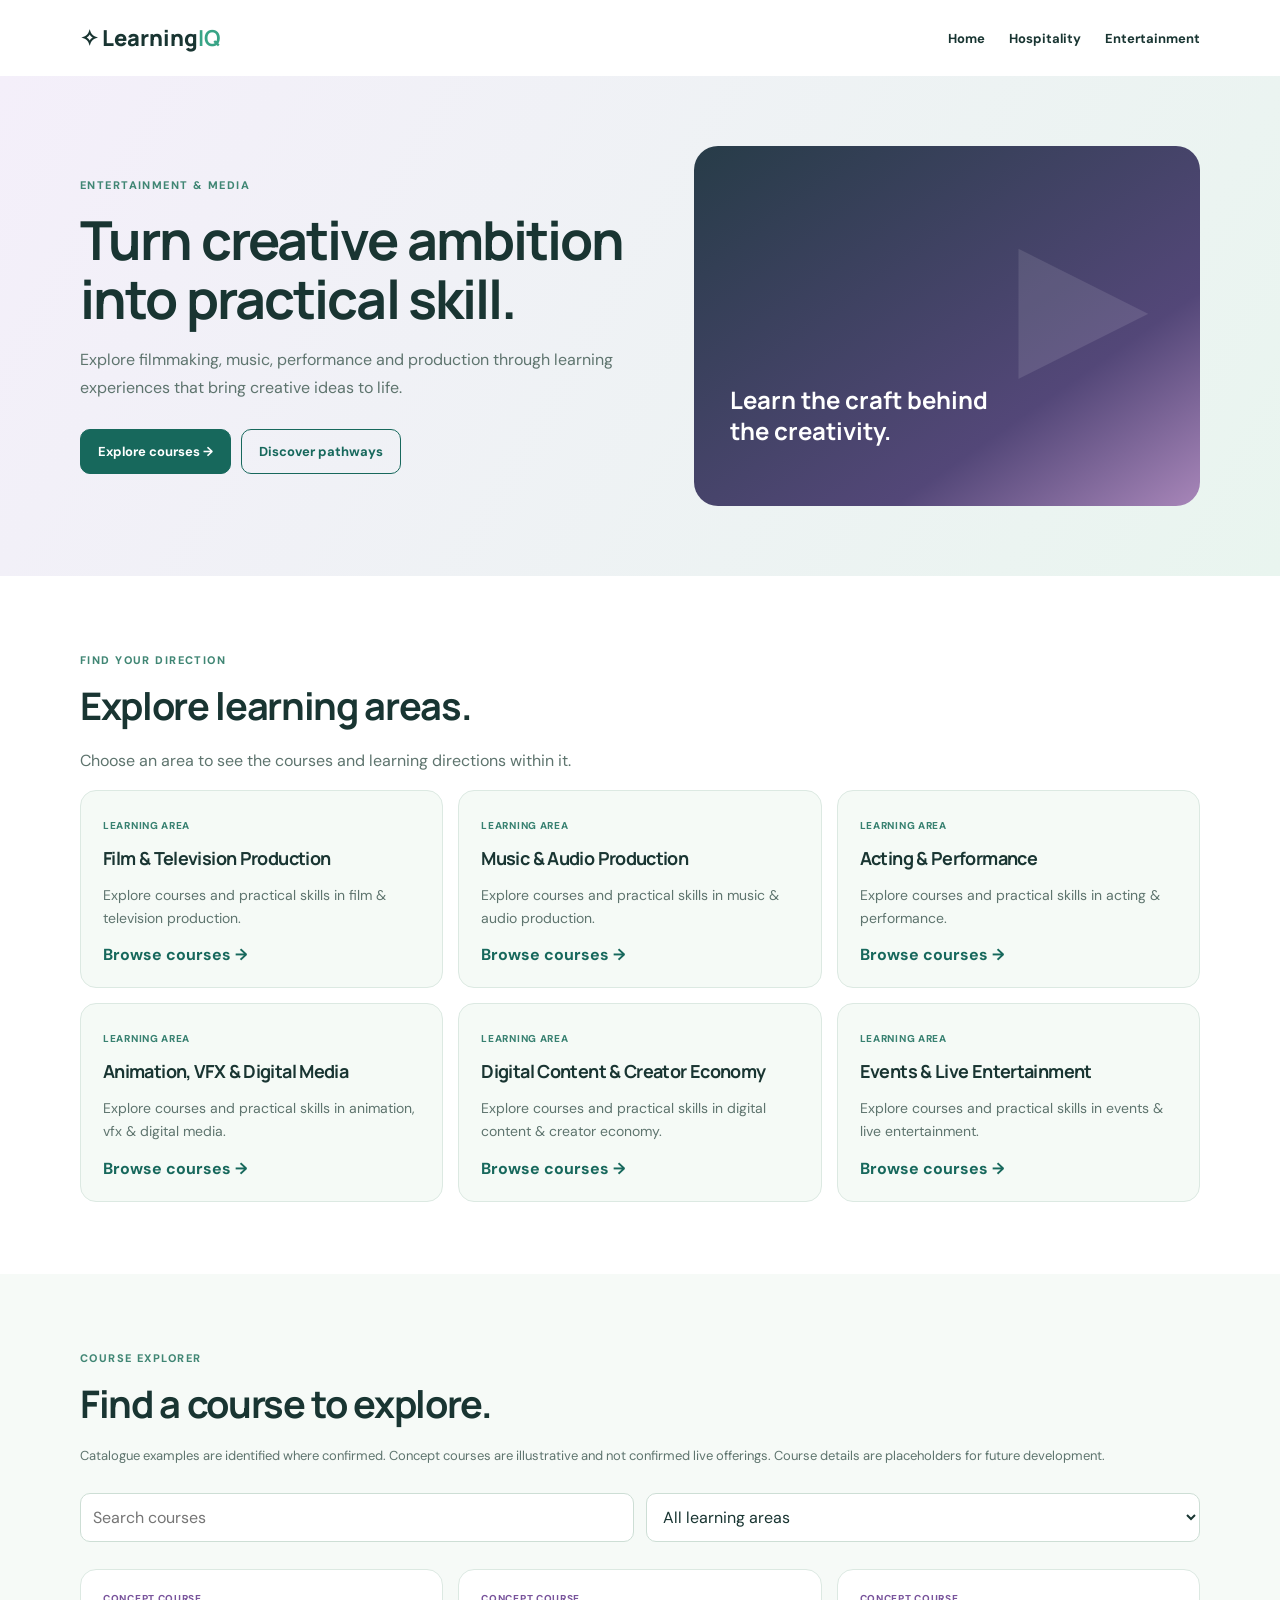
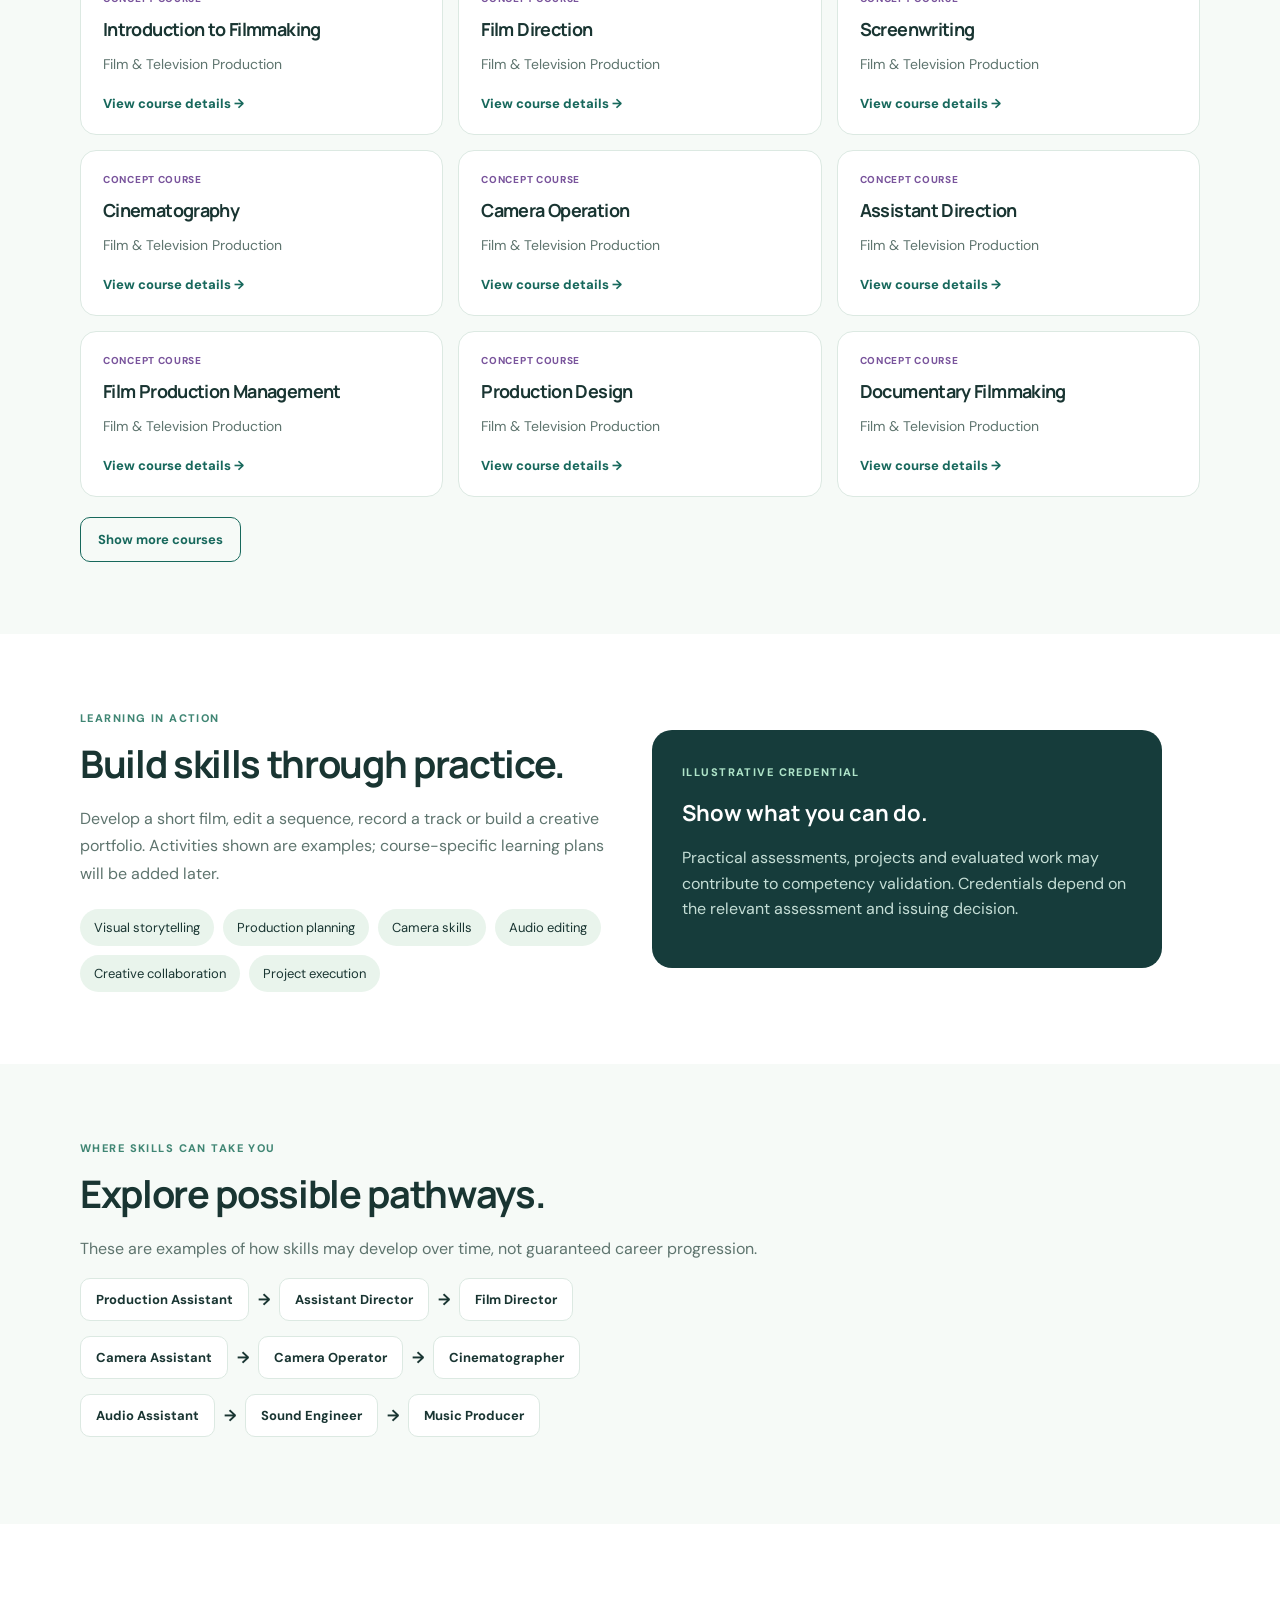
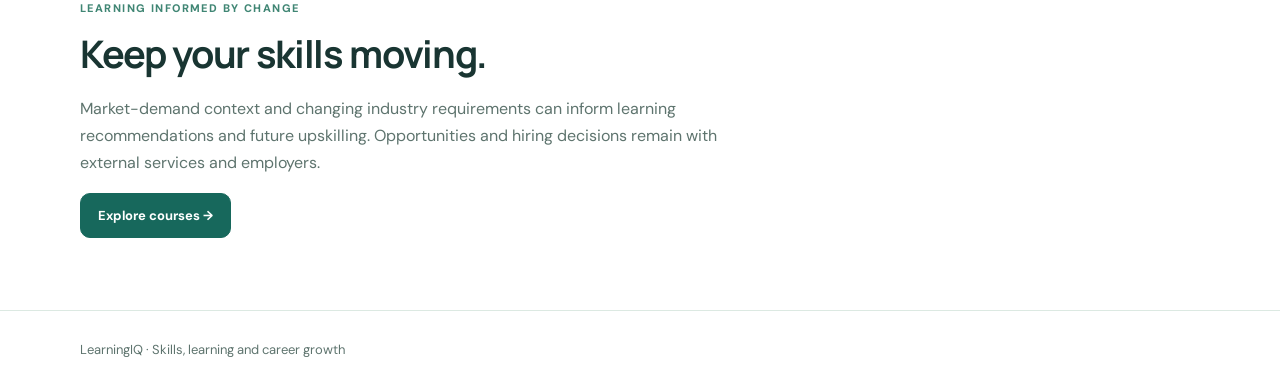
<file: entertainment.html>
<!doctype html><html lang="en"><head><meta charset="utf-8"><meta name="viewport" content="width=device-width, initial-scale=1"><title>Entertainment & Media | LearningIQ</title><link rel="stylesheet" href="industry.css"></head><body><nav class="nav wrap"><a class="brand" href="index.html">✧ Learning<b>IQ</b></a><div class="navlinks"><a href="index.html">Home</a><a href="hospitality.html">Hospitality</a><a href="entertainment.html">Entertainment</a></div></nav><header class="hero creative"><div class="wrap hero-grid"><div><div class="eyebrow">Entertainment & Media</div><h1>Turn creative ambition into practical skill.</h1><p class="lead">Explore filmmaking, music, performance and production through learning experiences that bring creative ideas to life.</p><div class="actions"><a class="btn" href="#courses">Explore courses →</a><a class="btn alt" href="#pathways">Discover pathways</a></div></div><div class="creative-art" aria-hidden="true"><p>Learn the craft behind the creativity.</p></div></div></header><main data-industry="entertainment"><section class="section"><div class="wrap"><span class="eyebrow">Find your direction</span><h2>Explore learning areas.</h2><p class="section-intro">Choose an area to see the courses and learning directions within it.</p><div class="grid"><article class="area"><span>Learning area</span><h3>Film & Television Production</h3><p>Explore courses and practical skills in film & television production.</p><button type="button" data-category="Film & Television Production">Browse courses →</button></article><article class="area"><span>Learning area</span><h3>Music & Audio Production</h3><p>Explore courses and practical skills in music & audio production.</p><button type="button" data-category="Music & Audio Production">Browse courses →</button></article><article class="area"><span>Learning area</span><h3>Acting & Performance</h3><p>Explore courses and practical skills in acting & performance.</p><button type="button" data-category="Acting & Performance">Browse courses →</button></article><article class="area"><span>Learning area</span><h3>Animation, VFX & Digital Media</h3><p>Explore courses and practical skills in animation, vfx & digital media.</p><button type="button" data-category="Animation, VFX & Digital Media">Browse courses →</button></article><article class="area"><span>Learning area</span><h3>Digital Content & Creator Economy</h3><p>Explore courses and practical skills in digital content & creator economy.</p><button type="button" data-category="Digital Content & Creator Economy">Browse courses →</button></article><article class="area"><span>Learning area</span><h3>Events & Live Entertainment</h3><p>Explore courses and practical skills in events & live entertainment.</p><button type="button" data-category="Events & Live Entertainment">Browse courses →</button></article></div></div></section><section class="section soft" id="courses"><div class="wrap"><span class="eyebrow">Course explorer</span><h2>Find a course to explore.</h2><p class="notice">Catalogue examples are identified where confirmed. Concept courses are illustrative and not confirmed live offerings. Course details are placeholders for future development.</p><div class="toolbar"><label class="sr-only" for="search">Search courses</label><input id="search" type="search" placeholder="Search courses"><label class="sr-only" for="category">Filter by learning area</label><select id="category"><option value="">All learning areas</option><option>Film & Television Production</option><option>Music & Audio Production</option><option>Acting & Performance</option><option>Animation, VFX & Digital Media</option><option>Digital Content & Creator Economy</option><option>Events & Live Entertainment</option></select></div><div class="grid" id="course-list"></div><button class="btn alt" id="more" type="button">Show more courses</button></div></section><section class="section"><div class="wrap two"><div><span class="eyebrow">Learning in action</span><h2>Build skills through practice.</h2><p class="section-intro">Develop a short film, edit a sequence, record a track or build a creative portfolio. Activities shown are examples; course-specific learning plans will be added later.</p><div class="tags"><span>Visual storytelling</span><span>Production planning</span><span>Camera skills</span><span>Audio editing</span><span>Creative collaboration</span><span>Project execution</span></div></div><div class="certificate"><span class="eyebrow" style="color:#afe4c9">Illustrative credential</span><strong>Show what you can do.</strong><p>Practical assessments, projects and evaluated work may contribute to competency validation. Credentials depend on the relevant assessment and issuing decision.</p></div></div></section><section class="section soft" id="pathways"><div class="wrap"><span class="eyebrow">Where skills can take you</span><h2>Explore possible pathways.</h2><p class="section-intro">These are examples of how skills may develop over time, not guaranteed career progression.</p><div class="path"><span>Production Assistant</span> <b aria-hidden="true">→</b> <span>Assistant Director</span> <b aria-hidden="true">→</b> <span>Film Director</span></div><div class="path"><span>Camera Assistant</span> <b aria-hidden="true">→</b> <span>Camera Operator</span> <b aria-hidden="true">→</b> <span>Cinematographer</span></div><div class="path"><span>Audio Assistant</span> <b aria-hidden="true">→</b> <span>Sound Engineer</span> <b aria-hidden="true">→</b> <span>Music Producer</span></div></div></section><section class="section"><div class="wrap"><span class="eyebrow">Learning informed by change</span><h2>Keep your skills moving.</h2><p class="section-intro">Market-demand context and changing industry requirements can inform learning recommendations and future upskilling. Opportunities and hiring decisions remain with external services and employers.</p><a class="btn" href="#courses">Explore courses →</a></div></section></main><footer><div class="wrap">LearningIQ · Skills, learning and career growth</div></footer><script src="courses.js"></script><script src="industry.js"></script></body></html>
</file>
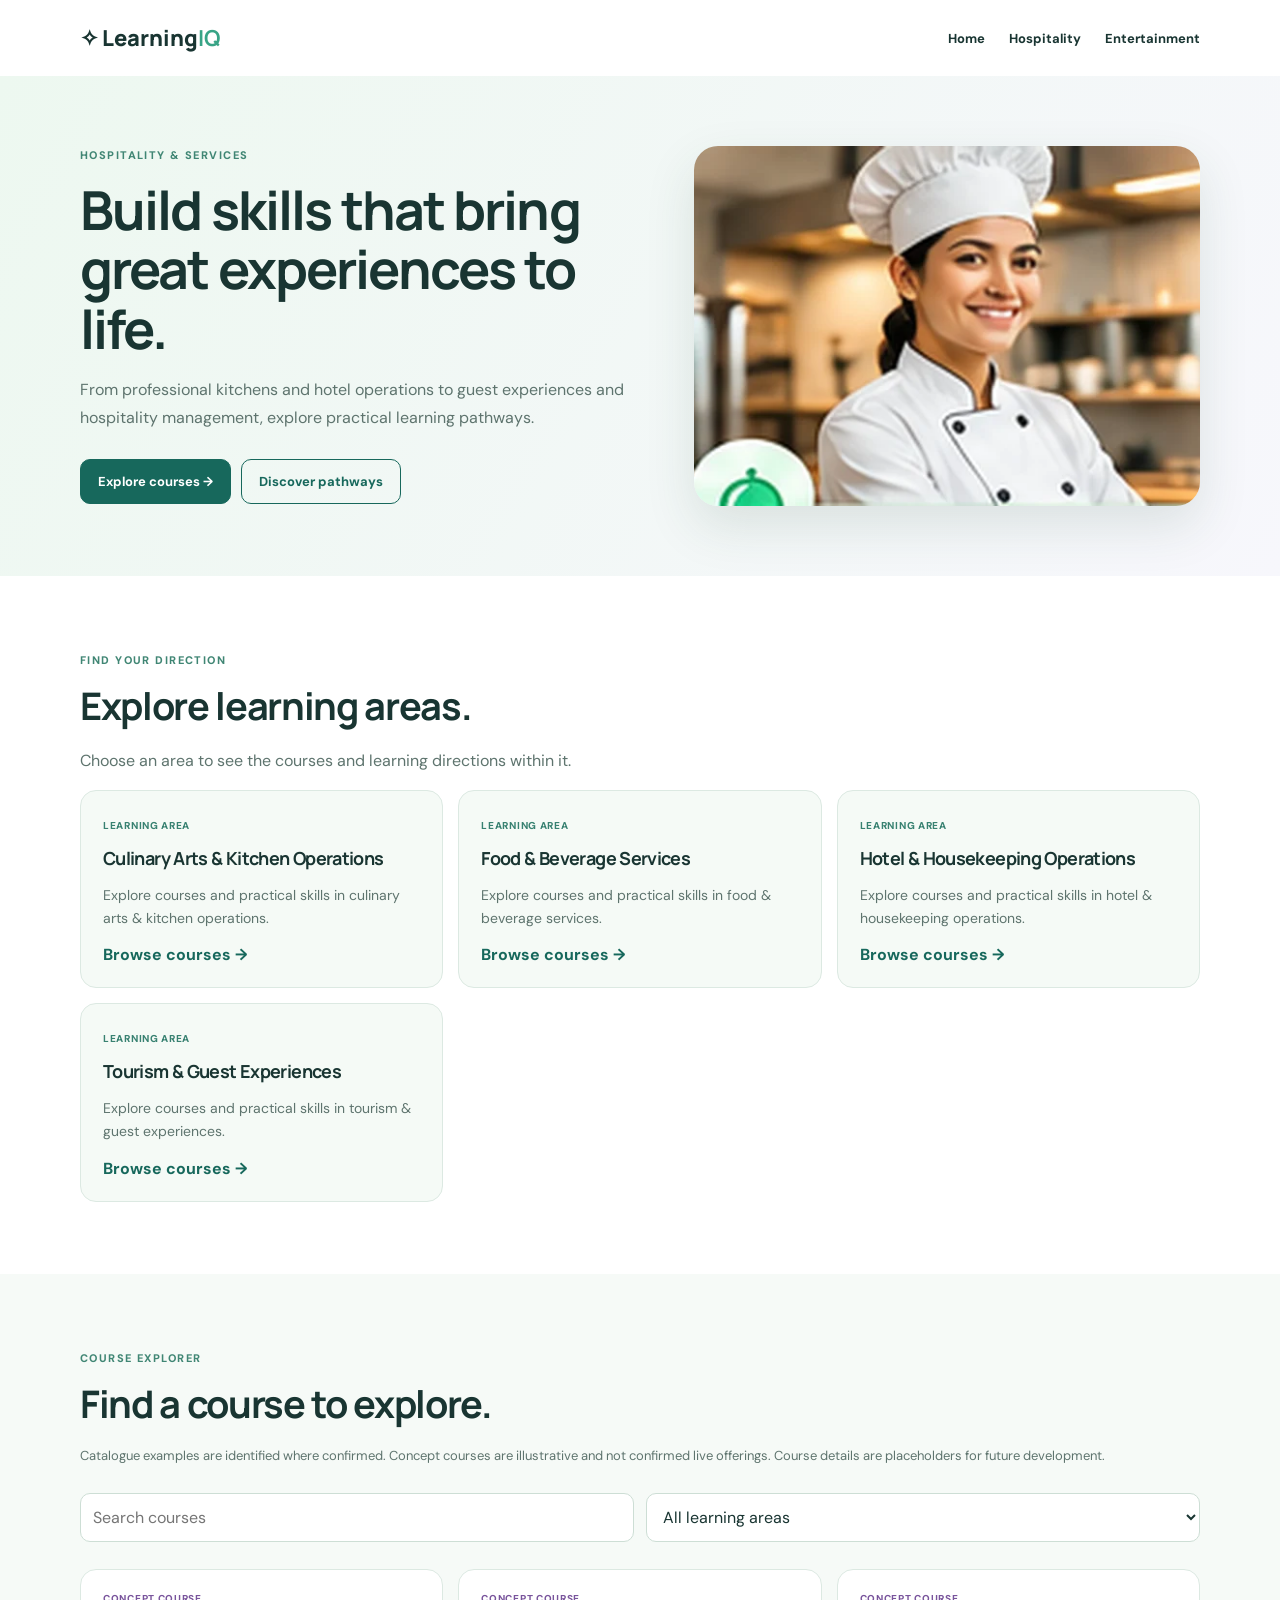
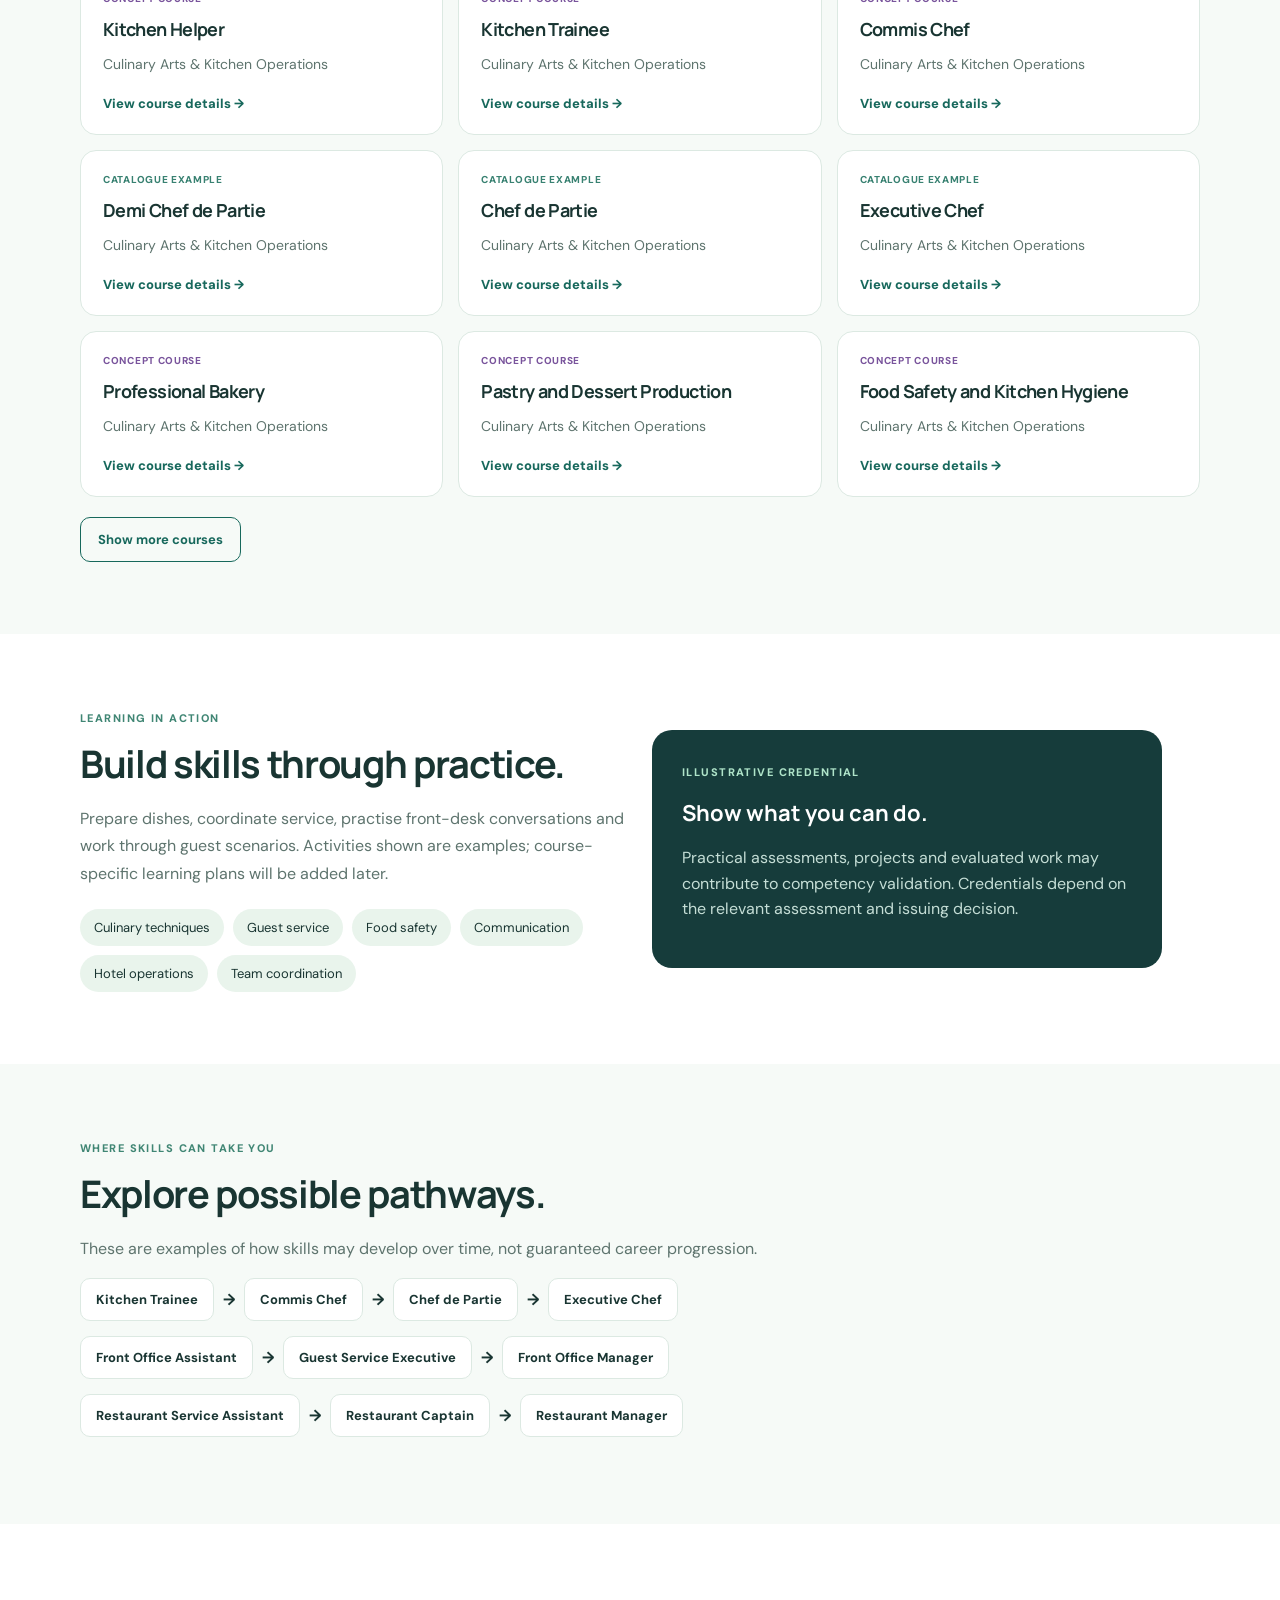
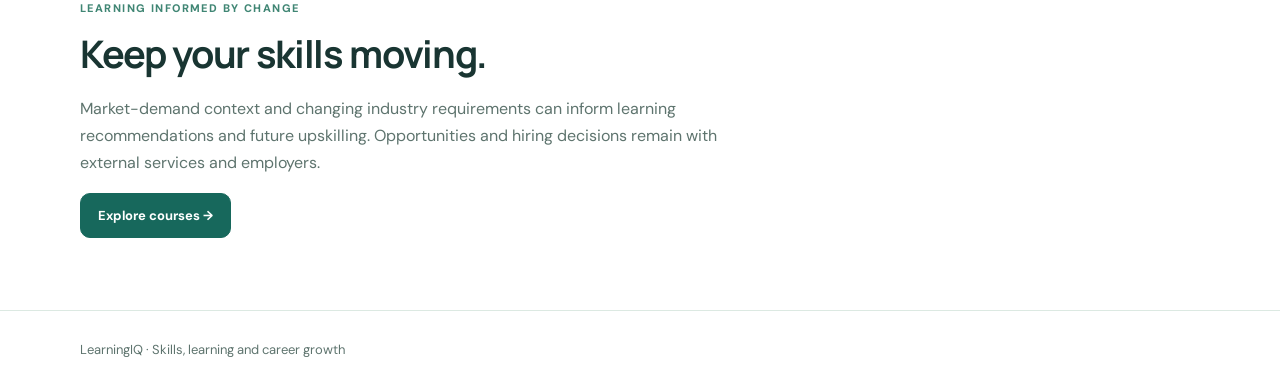
<file: hospitality.html>
<!doctype html><html lang="en"><head><meta charset="utf-8"><meta name="viewport" content="width=device-width, initial-scale=1"><title>Hospitality & Services | LearningIQ</title><link rel="stylesheet" href="industry.css"></head><body><nav class="nav wrap"><a class="brand" href="index.html">✧ Learning<b>IQ</b></a><div class="navlinks"><a href="index.html">Home</a><a href="hospitality.html">Hospitality</a><a href="entertainment.html">Entertainment</a></div></nav><header class="hero "><div class="wrap hero-grid"><div><div class="eyebrow">Hospitality & Services</div><h1>Build skills that bring great experiences to life.</h1><p class="lead">From professional kitchens and hotel operations to guest experiences and hospitality management, explore practical learning pathways.</p><div class="actions"><a class="btn" href="#courses">Explore courses →</a><a class="btn alt" href="#pathways">Discover pathways</a></div></div><img class="hero-image" src="assets/photo-2.jpg" alt="Learners developing practical skills"></div></header><main data-industry="hospitality"><section class="section"><div class="wrap"><span class="eyebrow">Find your direction</span><h2>Explore learning areas.</h2><p class="section-intro">Choose an area to see the courses and learning directions within it.</p><div class="grid"><article class="area"><span>Learning area</span><h3>Culinary Arts & Kitchen Operations</h3><p>Explore courses and practical skills in culinary arts & kitchen operations.</p><button type="button" data-category="Culinary Arts & Kitchen Operations">Browse courses →</button></article><article class="area"><span>Learning area</span><h3>Food & Beverage Services</h3><p>Explore courses and practical skills in food & beverage services.</p><button type="button" data-category="Food & Beverage Services">Browse courses →</button></article><article class="area"><span>Learning area</span><h3>Hotel & Housekeeping Operations</h3><p>Explore courses and practical skills in hotel & housekeeping operations.</p><button type="button" data-category="Hotel & Housekeeping Operations">Browse courses →</button></article><article class="area"><span>Learning area</span><h3>Tourism & Guest Experiences</h3><p>Explore courses and practical skills in tourism & guest experiences.</p><button type="button" data-category="Tourism & Guest Experiences">Browse courses →</button></article></div></div></section><section class="section soft" id="courses"><div class="wrap"><span class="eyebrow">Course explorer</span><h2>Find a course to explore.</h2><p class="notice">Catalogue examples are identified where confirmed. Concept courses are illustrative and not confirmed live offerings. Course details are placeholders for future development.</p><div class="toolbar"><label class="sr-only" for="search">Search courses</label><input id="search" type="search" placeholder="Search courses"><label class="sr-only" for="category">Filter by learning area</label><select id="category"><option value="">All learning areas</option><option>Culinary Arts & Kitchen Operations</option><option>Food & Beverage Services</option><option>Hotel & Housekeeping Operations</option><option>Tourism & Guest Experiences</option></select></div><div class="grid" id="course-list"></div><button class="btn alt" id="more" type="button">Show more courses</button></div></section><section class="section"><div class="wrap two"><div><span class="eyebrow">Learning in action</span><h2>Build skills through practice.</h2><p class="section-intro">Prepare dishes, coordinate service, practise front-desk conversations and work through guest scenarios. Activities shown are examples; course-specific learning plans will be added later.</p><div class="tags"><span>Culinary techniques</span><span>Guest service</span><span>Food safety</span><span>Communication</span><span>Hotel operations</span><span>Team coordination</span></div></div><div class="certificate"><span class="eyebrow" style="color:#afe4c9">Illustrative credential</span><strong>Show what you can do.</strong><p>Practical assessments, projects and evaluated work may contribute to competency validation. Credentials depend on the relevant assessment and issuing decision.</p></div></div></section><section class="section soft" id="pathways"><div class="wrap"><span class="eyebrow">Where skills can take you</span><h2>Explore possible pathways.</h2><p class="section-intro">These are examples of how skills may develop over time, not guaranteed career progression.</p><div class="path"><span>Kitchen Trainee</span> <b aria-hidden="true">→</b> <span>Commis Chef</span> <b aria-hidden="true">→</b> <span>Chef de Partie</span> <b aria-hidden="true">→</b> <span>Executive Chef</span></div><div class="path"><span>Front Office Assistant</span> <b aria-hidden="true">→</b> <span>Guest Service Executive</span> <b aria-hidden="true">→</b> <span>Front Office Manager</span></div><div class="path"><span>Restaurant Service Assistant</span> <b aria-hidden="true">→</b> <span>Restaurant Captain</span> <b aria-hidden="true">→</b> <span>Restaurant Manager</span></div></div></section><section class="section"><div class="wrap"><span class="eyebrow">Learning informed by change</span><h2>Keep your skills moving.</h2><p class="section-intro">Market-demand context and changing industry requirements can inform learning recommendations and future upskilling. Opportunities and hiring decisions remain with external services and employers.</p><a class="btn" href="#courses">Explore courses →</a></div></section></main><footer><div class="wrap">LearningIQ · Skills, learning and career growth</div></footer><script src="courses.js"></script><script src="industry.js"></script></body></html>
</file>
<file: industry.css>
@import url('https://fonts.googleapis.com/css2?family=DM+Sans:wght@400;500;600;700&family=Manrope:wght@600;700;800&display=swap');
:root{--ink:#193532;--muted:#5e746e;--green:#17685c;--line:#dce9e2;--lav:#eeeafd}*{box-sizing:border-box}html{scroll-behavior:smooth}body{margin:0;font-family:'DM Sans',sans-serif;color:var(--ink);background:#fff}a{color:inherit;text-decoration:none}button,input,select{font:inherit}button,a{cursor:pointer}a:focus-visible,button:focus-visible,input:focus-visible,select:focus-visible{outline:3px solid #69bb9a;outline-offset:3px}.wrap{width:min(1120px,calc(100% - 48px));margin:auto}.nav{height:76px;display:flex;align-items:center;justify-content:space-between;gap:20px}.brand{font:800 22px Manrope,sans-serif}.brand b{color:#38a486}.navlinks{display:flex;gap:24px;font-size:13px;font-weight:700}.navlinks a:hover{text-decoration:underline}.hero{background:linear-gradient(120deg,#edf8f0,#f7f7fc);overflow:hidden}.hero.creative{background:linear-gradient(120deg,#f4effa,#e9f5ef)}.hero-grid{display:grid;grid-template-columns:1.05fr .95fr;gap:55px;align-items:center;padding:70px 0}.eyebrow{font-size:11px;font-weight:800;letter-spacing:.13em;text-transform:uppercase;color:#408674}h1,h2,h3{font-family:Manrope,sans-serif;letter-spacing:-.035em}h1{font-size:clamp(38px,4.2vw,58px);line-height:1.1;margin:18px 0}h2{font-size:clamp(28px,3vw,38px);margin:10px 0 16px}h3{font-size:18px}.lead{color:var(--muted);font-size:16px;line-height:1.75;max-width:600px}.actions{display:flex;flex-wrap:wrap;gap:10px;margin-top:27px}.btn{display:inline-flex;align-items:center;border:1px solid var(--green);border-radius:10px;padding:13px 17px;background:var(--green);color:white;font-size:13px;font-weight:700}.btn.alt{background:transparent;color:var(--green)}.hero-image{width:100%;height:360px;object-fit:cover;border-radius:24px;box-shadow:0 20px 50px #244e3b20}.creative-art{min-height:360px;border-radius:24px;background:linear-gradient(145deg,#273c48,#534778 70%,#a886b9);display:flex;align-items:end;padding:36px;color:white;position:relative;overflow:hidden}.creative-art:before{content:'▶';position:absolute;right:10%;top:12%;font-size:170px;color:#ffffff1c}.creative-art p{position:relative;font:700 24px Manrope;max-width:300px;line-height:1.3}.section{padding:72px 0}.soft{background:#f6faf7}.section-intro{max-width:690px;color:var(--muted);line-height:1.7}.grid{display:grid;grid-template-columns:repeat(3,minmax(0,1fr));gap:15px}.area,.card,.panel{border:1px solid var(--line);border-radius:16px;padding:22px;background:white}.area{background:#f5faf6}.area span,.badge{font-size:10px;font-weight:800;letter-spacing:.07em;text-transform:uppercase;color:#388171}.area h3{margin:12px 0 8px}.area p,.card p,.panel p{font-size:14px;line-height:1.65;color:var(--muted)}.area button{border:0;background:none;color:var(--green);font-weight:700;padding:0}.toolbar{display:flex;gap:12px;flex-wrap:wrap;margin:27px 0}.toolbar input,.toolbar select{border:1px solid #cdded5;border-radius:10px;padding:12px;background:white;color:var(--ink);min-width:210px;flex:1}.card{display:flex;flex-direction:column;gap:7px}.card h3{margin:5px 0}.card p{margin:0}.card a{margin-top:auto;padding-top:12px;color:var(--green);font-size:13px;font-weight:800}.badge.concept{color:#79549c}.notice{font-size:13px;color:var(--muted);line-height:1.65}.tags{display:flex;flex-wrap:wrap;gap:9px;margin-top:22px}.tags span{background:#e9f4ec;border-radius:50px;padding:10px 14px;font-size:13px}.path{display:flex;flex-wrap:wrap;gap:9px;align-items:center;margin:15px 0}.path span{border-radius:10px;background:#fff;padding:12px 15px;font-size:13px;font-weight:700;border:1px solid var(--line)}.certificate{background:#163c3b;color:white;border-radius:20px;padding:30px;max-width:510px}.certificate p{color:#c5ded6;line-height:1.6}.certificate strong{display:block;font:700 22px Manrope;margin:17px 0}.two{display:grid;grid-template-columns:1fr 1fr;gap:24px;align-items:center}.placeholder{color:#738a80;font-style:italic}.breadcrumbs{padding-top:24px;font-size:12px;color:#628277}.detail-hero{padding:40px 0 50px;background:#f1f8f3}.detail-layout{display:grid;grid-template-columns:2fr 1fr;gap:26px}.stack{display:grid;gap:15px}.panel h2{font-size:22px}.panel h3{margin-top:0}.back{display:inline-block;margin-top:22px;color:var(--green);font-weight:700}.empty{grid-column:1/-1;color:var(--muted)}footer{padding:30px 0;border-top:1px solid var(--line);font-size:13px;color:var(--muted)}@media(max-width:700px){.wrap{width:calc(100% - 36px)}.nav{height:auto;min-height:70px;align-items:flex-start;padding:20px 0}.navlinks{gap:10px;flex-wrap:wrap;justify-content:flex-end}.hero-grid,.two,.detail-layout{grid-template-columns:1fr;gap:25px}.hero-grid{padding:45px 0}.hero-image,.creative-art{height:240px;min-height:240px}.creative-art p{font-size:20px}.grid{grid-template-columns:1fr}.section{padding:54px 0}.toolbar input,.toolbar select{width:100%}}@media(prefers-reduced-motion:reduce){*{scroll-behavior:auto!important;transition:none!important}}

.sr-only{position:absolute;width:1px;height:1px;padding:0;margin:-1px;overflow:hidden;clip:rect(0,0,0,0);white-space:nowrap;border:0}#more{margin-top:20px}#more[hidden]{display:none}
</file>
